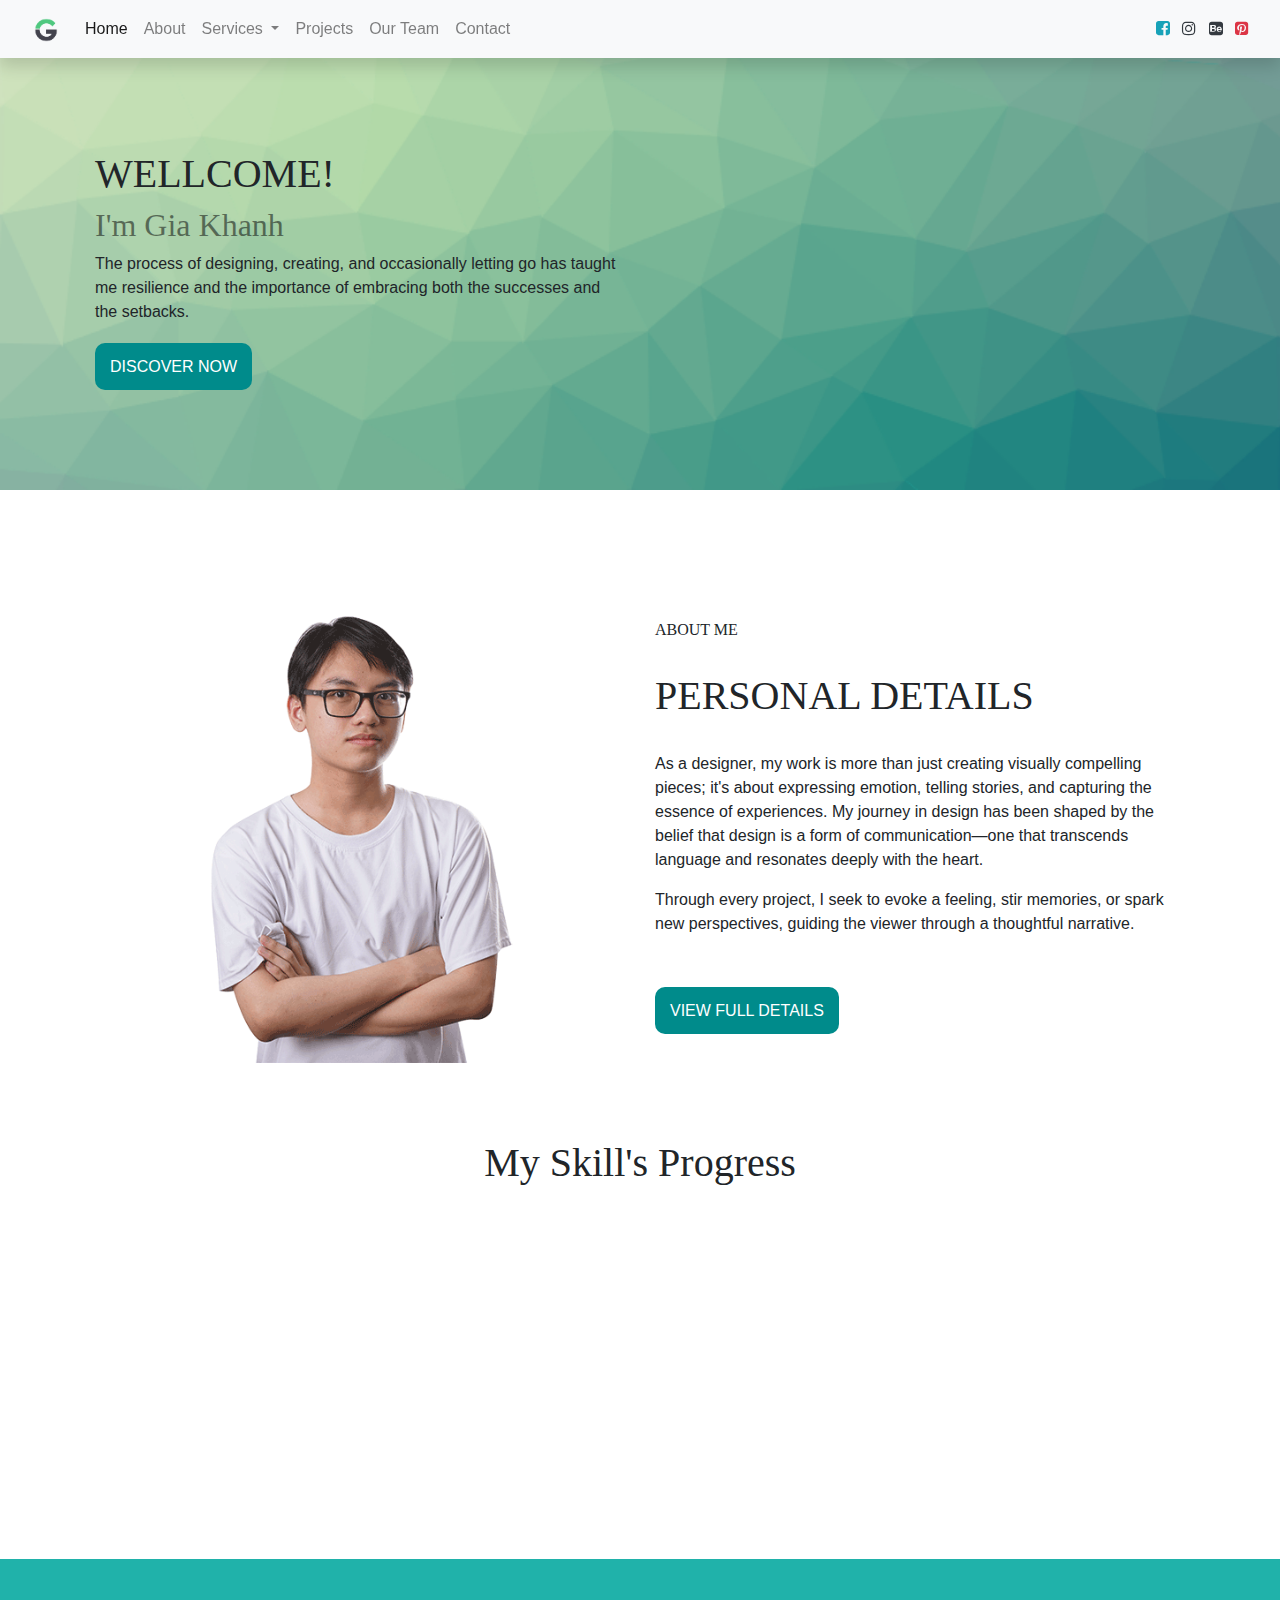
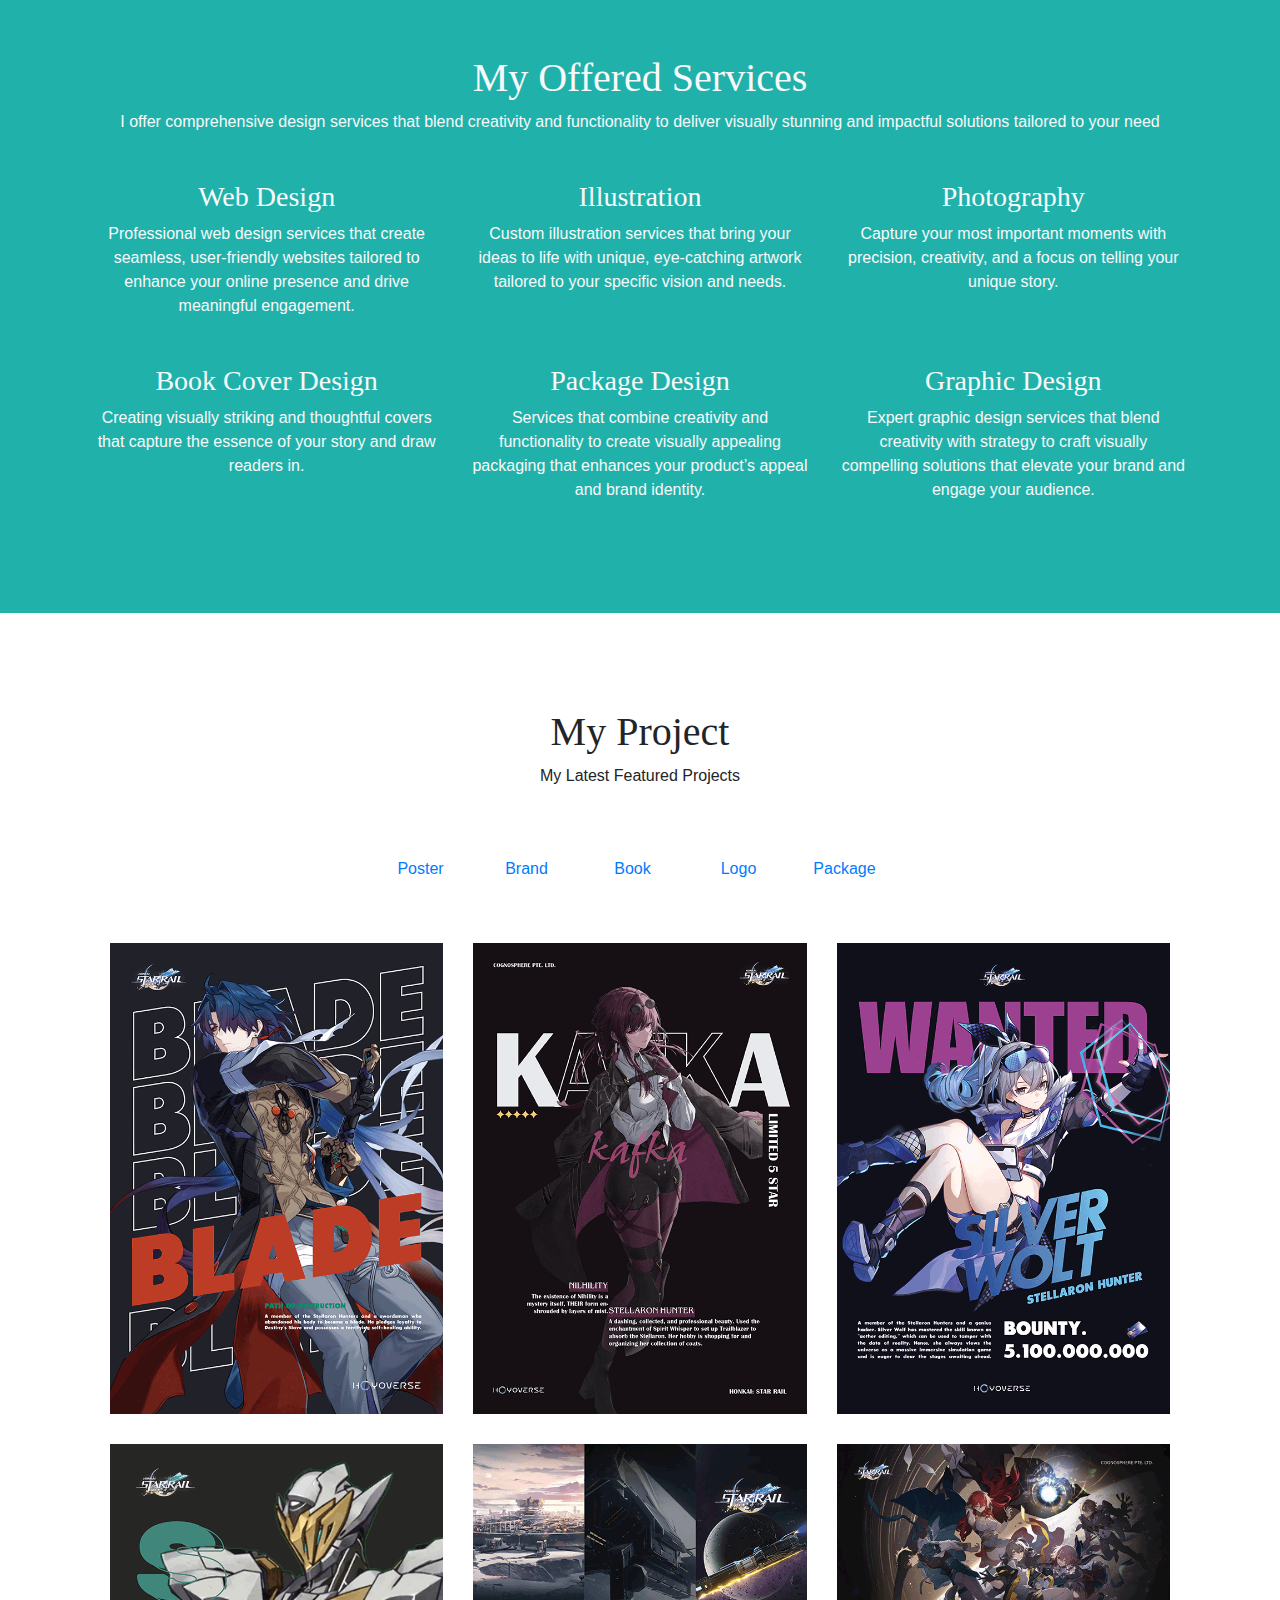
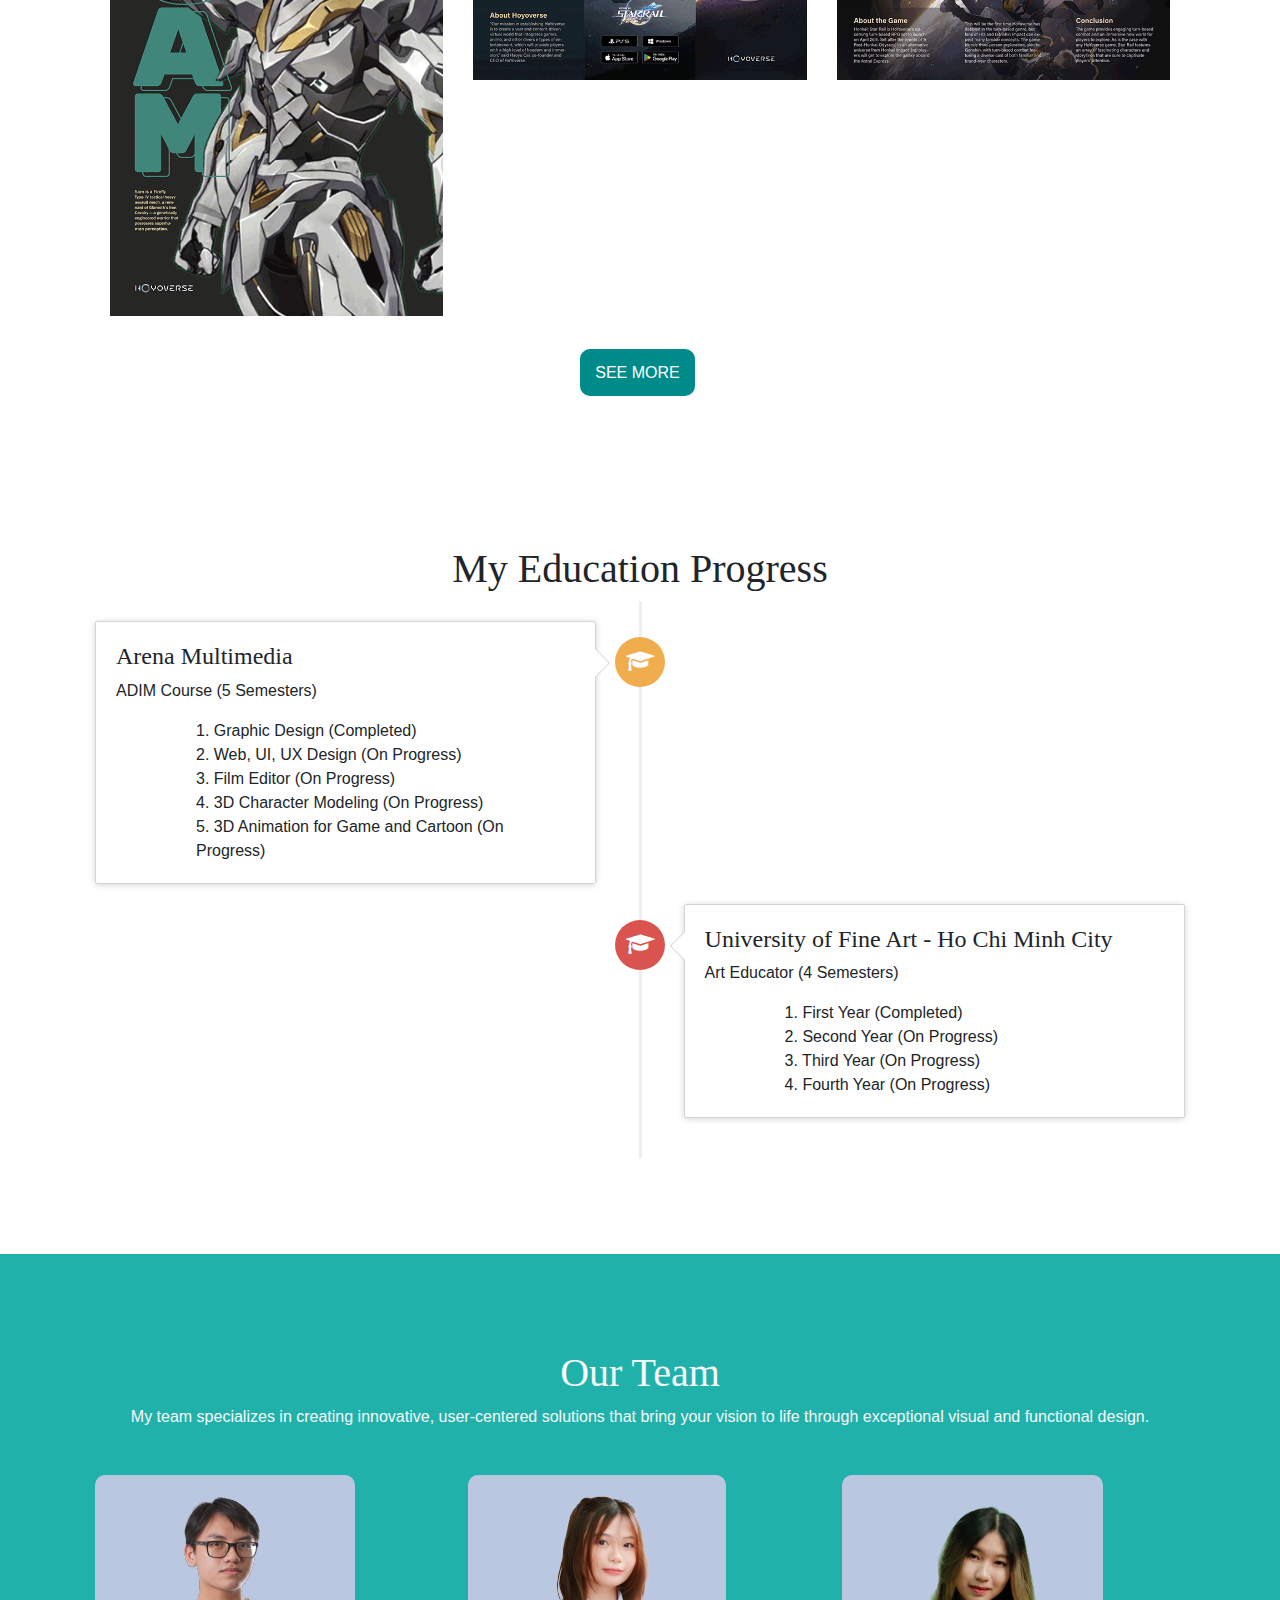
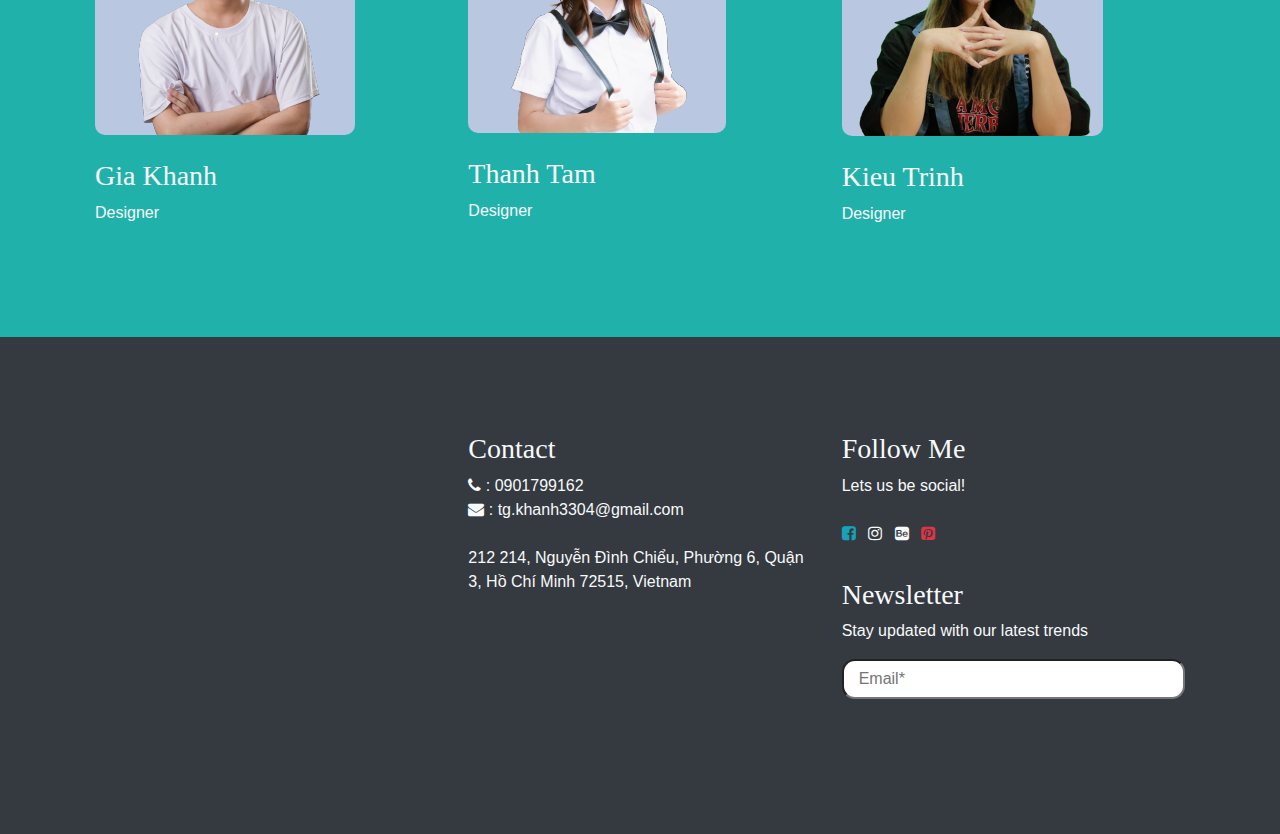
<file: index.html>
<!doctype html>
<html>

<head>
	<meta charset="utf-8">
	<meta name="viewport" content="width=device-width, initial-scale=1">
	<title>Gia Khanh's Portfolio</title>
	<link rel="stylesheet" href="css/thu-vien.css">
	<link rel="icon" href="images/free logo.png">
	<link rel="stylesheet" href="https://cdnjs.cloudflare.com/ajax/libs/font-awesome/4.7.0/css/font-awesome.min.css" type="text/css">
	<link href="css/bootstrap-4.4.1.css" rel="stylesheet" type="text/css">
	<link rel="stylesheet" href="css/main-style.css">
	<link rel="stylesheet" href="css/lightbox.css">
	<link rel="stylesheet" href="css/animate.css">
	<style>
		#vung1
		{
			background-image: url("images/cool-background.png");
			background-repeat: no-repeat;
			background-attachment: fixed;
			background-size: cover;
			
		}
		#vung3
		{
			background-image: url("images/cool-background.png");
			background-repeat: no-repeat;
			background-attachment: fixed;
			background-size: cover;
			
		}
		#vung5
		{
			background-image: url("images/cool-background.png");
			background-repeat: no-repeat;
			background-attachment: fixed;
			background-size: cover;
			
		}
	</style>
</head>
<body>
	<body style="padding-top: 55px">
	<header>
		<nav class="navbar navbar-expand-lg navbar-light bg-light fixed-top shadow"> 
	<div class="container-fluid">
	<a class="navbar-brand" href="#">
		<img src="images/free logo.png" alt="" width="30">
	</a>
  <button class="navbar-toggler" type="button" data-toggle="collapse" data-target="#menu"> <span class="navbar-toggler-icon"></span> </button>
	  <div class="collapse navbar-collapse" id="menu">
	    <ul class="navbar-nav mr-auto">
	      <li class="nav-item active"> <a class="nav-link" href="#">Home</a> </li>
	      <li class="nav-item"> <a class="nav-link" href="about.html">About</a> </li>
	      <li class="nav-item dropdown"> 
			  <a class="nav-link dropdown-toggle" href="#" id="navbarDropdown1" role="button" data-toggle="dropdown" aria-haspopup="true" aria-expanded="false"> Services </a>
	        <div class="dropdown-menu" aria-labelledby="navbarDropdown1"> 
				<a class="dropdown-item" href="service.html">Web Design</a>
				<a class="dropdown-item" href="service.html">Graphic Design</a> 
				<a class="dropdown-item" href="service.html">Packaging Design</a>	          
	          	<a class="dropdown-item" href="service.html">Photography</a>
				<a class="dropdown-item" href="service.html">Book Cover</a> 
				 <div class="dropdown-divider"></div>
				<a class="dropdown-item" href="service.html">Illustration</a> 
		    </div>
			  
          </li>
		
			<li class="nav-item"> <a class="nav-link" href="#vung4">Projects</a> </li>
	      <li class="nav-item"> <a class="nav-link" href="#vung5">Our Team</a> </li>
			<li class="nav-item"> <a class="nav-link" href="#vung6">Contact</a> </li>
        </ul>
	    <div class="navbar-text">
		  <a href="#" class="mr-1 text-info"><i class="fa fa-facebook-square"></i></a>
		  <a href="#" class="mx-1 text-dark"><i class="fa fa-instagram"></i></a>
		  <a href="#" class="mx-1 text-dark"><i class="fa fa-behance-square"></i></a>
		  <a href="#" class="ml-1 text-danger"><i class="fa fa-pinterest-square"></i></a>
		</div>
  </div>
  </div>
</nav>

	</header>
		
		<section id="vung1" class="bg-primary" >
			<div class="container">
				<div class="row">
					<div class="col-12 col-md-12 col-lg-6 wow slideInRight">
						<h1>WELLCOME!</h1>
						
						<h2><span class="font-script text-black-50">I'm Gia Khanh </span></h2>
						<p>The process of designing, creating, and occasionally letting go has taught me resilience and the importance of embracing both the successes and the setbacks.
						</p>
						<p class="box">
						<a href="service.html">
							DISCOVER NOW
						</a>
						</p>
					</div>				
				</div>
			</div>
		</section>
		<section id="vung2">
			<div class="container">
				<div class="row align-items-center justify-content-between">
					<div class="col-12 col-md-6 col-lg-6">
						<img src="images/portrait.png" alt="" class="img-fluid mx-auto d-block">
					</div>
					<div class="col-12 col-md-6 col-lg-6 py-50">						
						<h6>ABOUT ME</h6>
						<br>
						<h1>PERSONAL DETAILS</h1>
						<br>
						<p>As a designer, my work is more than just creating visually compelling pieces; it's about expressing emotion, telling stories, and capturing the essence of experiences. My journey in design has been shaped by the belief that design is a form of communication—one that transcends language and resonates deeply with the heart. </p>Through every project, I seek to evoke a feeling, stir memories, or spark new perspectives, guiding the viewer through a thoughtful narrative.
						<br><br><br>
						<p class="box">
						<a href="about.html">
							VIEW FULL DETAILS
						</a>
						</p>
					</div>
				</div>

	<h1 class="text-center my-50">My Skill's Progress</h1>
			<div class="row">
		
		<div class="col-md-6 wow slideInLeft">
			<h6 class="mt-3">Photoshop</h6>
			<div class="progress">
		 	  <div class="progress-bar bg-primary progress-bar-striped progress-bar-animated" style="width: 60%">
					60%
				</div>
			</div>
		  <h6 class="mt-3">Illustrator</h6>
		  <div class="progress">
			 	<div class="progress-bar bg-primary progress-bar-striped progress-bar-animated" style="width: 65%">
					65%
				</div>
			</div>
			<h6 class="mt-3">InDesign</h6>
			<div class="progress">
		 	  <div class="progress-bar bg-primary progress-bar-striped progress-bar-animated" style="width: 50%">
					50%
				</div>
			</div>
		  <h6 class="mt-3">Dreamweaver</h6>
			<div class="progress">
		 	  <div class="progress-bar bg-primary progress-bar-striped progress-bar-animated" style="width: 35%">
					35%
				</div>
			</div>
		</div>
		<div class="col-md-6 wow slideInRight ">My design services showcase a diverse skill set, including expert graphic design, branding, and UI/UX design, all focused on enhancing user experience and visual appeal. With a keen eye for detail and a passion for innovation, I craft solutions that are both aesthetically pleasing and strategically effective.</div>
	</div>	
				</div>	
			
	</section>	
		
		<section id="vung3" class="bg-primary text-light">
		
			<div class="container">
				<div class="row text-center">
					<div class="col-12 col-md-12 col-lg-12 text-center">
						<h1>My Offered Services</h1>
						<p>I offer comprehensive design services that blend creativity and functionality to deliver visually stunning and impactful solutions tailored to your need</p>
					</div>
					<div class="col-12 col-md-6 col-lg-4">
						<h3>Web Design</h3>
						<p>
						Professional web design services that create seamless, user-friendly websites tailored to enhance your online presence and drive meaningful engagement.</p>
					</div>
					<div class="col-12 col-md-6 col-lg-4">
						<h3>Illustration</h3>
						<p>
						Custom illustration services that bring your ideas to life with unique, eye-catching artwork tailored to your specific vision and needs.</p>
					</div>
					<div class="col-12 col-md-6 col-lg-4">
						<h3>Photography</h3>
						<p>
						Capture your most important moments with precision, creativity, and a focus on telling your unique story.</p>
					</div>
					<div class="col-12 col-md-6 col-lg-4">
						<h3>Book Cover Design</h3>
						<p>
						Creating visually striking and thoughtful covers that capture the essence of your story and draw readers in.</p>
					</div>
					<div class="col-12 col-md-6 col-lg-4">
						<h3>Package Design</h3>
						<p>
						Services that combine creativity and functionality to create visually appealing packaging that enhances your product’s appeal and brand identity.</p>
					</div>
					<div class="col-12 col-md-6 col-lg-4">
						<h3>Graphic Design</h3>
						<p>
						Expert graphic design services that blend creativity with strategy to craft visually compelling solutions that elevate your brand and engage your audience.</p>
					</div>
				</div>
			</div>	
		</section>
		<section id="vung4">
			<div class="row">
				<div class="col-6 mx-auto text-center">
					<h1>My Project</h1>
					<p>My Latest Featured Projects </p>
				</div>
			</div>
		<div class="container">
			<div class="row text-center">
				<div class="col-12">
					<ul class="nav nav-pills nav-justified col-6 mx-auto" role="tablist">
    <li class="nav-item active">
      <a class="nav-link" data-toggle="pill" href="#home">Poster</a>
    </li>
    <li class="nav-item">
      <a class="nav-link" data-toggle="pill" href="#menu1">Brand</a>
    </li>
    <li class="nav-item">
      <a class="nav-link" data-toggle="pill" href="#menu2">Book</a>
    </li>
	 <li class="nav-item">
      <a class="nav-link" data-toggle="pill" href="#menu3">Logo</a>
    </li>
	 <li class="nav-item">
      <a class="nav-link" data-toggle="pill" href="#menu4">Package</a>
    </li>
  </ul>

  <!-- Tab panes -->
  <div class="tab-content">
    <div id="home" class="container tab-pane active"><br>
      
		<div class="row">			
				<div class="col-12 col-md-6 col-lg-4">
					<a href="images/BLADE.png" data-lightbox="roadtrip" data-title="My caption">
					<img src="images/BLADE.png" alt="" class="img-100">
					</a>
				</div>
				<div class="col-12 col-md-6 col-lg-4">
					<a href="images/KAFKA.png" data-lightbox="roadtrip" data-title="My caption">
					<img src="images/KAFKA.png" alt="" class="img-100">
					</a>	
				</div>
				<div class="col-12 col-md-6 col-lg-4">
					<a href="images/SILVERWOLT.png" data-lightbox="roadtrip" data-title="My caption">
					<img src="images/SILVERWOLT.png" alt="" class="img-100">
					</a>	
				</div>
				<div class="col-12 col-md-6 col-lg-4">
					<a href="images/SAM.png" data-lightbox="roadtrip" data-title="My caption">
					<img src="images/SAM.png" alt="" class="img-100">
					</a>
				</div>
				<div class="col-12 col-md-6 col-lg-4">
					<a href="images/brochure-outside.png" data-lightbox="roadtrip" data-title="My caption">
					<img src="images/brochure-outside.png" alt="" class="img-100">
					</a>
				</div>
				<div class="col-12 col-md-6 col-lg-4">
					<a href="images/brochure-inside.png" data-lightbox="roadtrip" data-title="My caption">
					<img src="images/brochure-inside.png" alt="" class="img-100">
					</a>
				</div>						
		</div>
	</div>
		
    
    <div id="menu1" class="container tab-pane fade"><br>
  
		<div class="row">			
				<div class="col-12 col-md-6 col-lg-4">
					<a href="images/BRAND-LOGO-01.png" data-lightbox="roadtrip" data-title="My caption">
					<img src="images/BRAND-LOGO-01.png" alt="" class="img-100">
					</a>
				</div>
				<div class="col-12 col-md-6 col-lg-4">
					<a href="images/logobackground.png" data-lightbox="roadtrip" data-title="My caption">
					<img src="images/logobackground.png" alt="" class="img-100">
					</a>	
				</div>
				<div class="col-12 col-md-6 col-lg-4">
					<a href="images/moodboard.png" data-lightbox="roadtrip" data-title="My caption">
					<img src="images/moodboard.png" alt="" class="img-100">
					</a>	
				</div>
				<div class="col-12 col-md-6 col-lg-4">
					<a href="images/poster1-01.png" data-lightbox="roadtrip" data-title="My caption">
					<img src="images/poster1-01.png" alt="" class="img-100">
					</a>
				</div>
				<div class="col-12 col-md-6 col-lg-4">
					<a href="images/folder.png" data-lightbox="roadtrip" data-title="My caption">
					<img src="images/folder.png" alt="" class="img-100">
					</a>
				</div>
				<div class="col-12 col-md-6 col-lg-4">
					<a href="images/namecard.png" data-lightbox="roadtrip" data-title="My caption">
					<img src="images/namecard.png" alt="" class="img-100">
					</a>
				</div>						
		</div>
    </div>
    <div id="menu2" class="container tab-pane fade"><br>
  
		<div class="row">			
				<div class="col-12 col-md-6 col-lg-4">
					<a href="images/Just-a-Little-Nighmare.png" data-lightbox="roadtrip" data-title="My caption">
					<img src="images/Just-a-Little-Nighmare.png" alt="" class="img-100">
					</a>
				</div>
				<div class="col-12 col-md-6 col-lg-4">
					<a href="images/Just-a-Little-Nighmare3.png" data-lightbox="roadtrip" data-title="My caption">
					<img src="images/Just-a-Little-Nighmare3.png" alt="" class="img-100">
					</a>	
				</div>
				<div class="col-12 col-md-6 col-lg-4">
					<a href="images/Just-a-Little-Nighmare6.png" data-lightbox="roadtrip" data-title="My caption">
					<img src="images/Just-a-Little-Nighmare6.png" alt="" class="img-100">
					</a>	
				</div>
				<div class="col-12 col-md-6 col-lg-4">
					<a href="images/Just-a-Little-Nighmare16.png" data-lightbox="roadtrip" data-title="My caption">
					<img src="images/Just-a-Little-Nighmare16.png" alt="" class="img-100">
					</a>
				</div>
				<div class="col-12 col-md-6 col-lg-4">
					<a href="images/Just-a-Little-Nighmare20.png" data-lightbox="roadtrip" data-title="My caption">
					<img src="images/Just-a-Little-Nighmare20.png" alt="" class="img-100">
					</a>
				</div>
				<div class="col-12 col-md-6 col-lg-4">
					<a href="images/Just-a-Little-Nighmare27.png" data-lightbox="roadtrip" data-title="My caption">
					<img src="images/Just-a-Little-Nighmare27.png" alt="" class="img-100">
					</a>
				</div>						
		</div>
    </div>
	 <div id="menu3" class="container tab-pane fade"><br>
      
		 <div class="row">			
				<div class="col-12 col-md-6 col-lg-4">
					<a href="images/LOGO1.png" data-lightbox="roadtrip" data-title="My caption">
					<img src="images/LOGO1.png" alt="" class="img-100">
					</a>
				</div>
				<div class="col-12 col-md-6 col-lg-4">
					<a href="images/LOGO2.png" data-lightbox="roadtrip" data-title="My caption">
					<img src="images/LOGO2.png" alt="" class="img-100">
					</a>	
				</div>
				<div class="col-12 col-md-6 col-lg-4">
					<a href="images/LOGO3.png" data-lightbox="roadtrip" data-title="My caption">
					<img src="images/LOGO3.png" alt="" class="img-100">
					</a>	
				</div>
				<div class="col-12 col-md-6 col-lg-4">
					<a href="images/LOGO4.png" data-lightbox="roadtrip" data-title="My caption">
					<img src="images/LOGO4.png" alt="" class="img-100">
					</a>
				</div>					
		</div>
    </div>
	  <div id="menu4" class="container tab-pane fade"><br>
 
		 <div class="row">			
				<div class="col-12 col-md-6 col-lg-4">
					<a href="images/DESIGN.png" data-lightbox="roadtrip" data-title="My caption">
					<img src="images/DESIGN.png" alt="" class="img-100">
					</a>
				</div>
				<div class="col-12 col-md-6 col-lg-4">
					<a href="images/MOCKUP-01.png" data-lightbox="roadtrip" data-title="My caption">
					<img src="images/MOCKUP-01.png" alt="" class="img-100">
					</a>	
				</div>
				<div class="col-12 col-md-6 col-lg-4">
					<a href="images/MOCKUP-FRONT.png" data-lightbox="roadtrip" data-title="My caption">
					<img src="images/MOCKUP-FRONT.png" alt="" class="img-100">
					</a>	
				</div>
									
		</div> 
    </div>
  </div>
			</div>
				
		</div>
			</div>
				<p class="box container text-center">
						<a href="project.html">
							SEE MORE
						</a>
						</p>
	</section>
	<section id="trinhdo">
		<div class="container">
    <div class="page-header text-center">
        <h1 id="timeline">My Education Progress</h1>
    </div>
    <ul class="timeline">
        <li>
          <div class="timeline-badge warning"><i class="fa fa-graduation-cap"></i></div>
          <div class="timeline-panel">
            <div class="timeline-heading">
              <h4 class="timeline-title">Arena Multimedia</h4>
              <p>ADIM Course (5 Semesters)</p>
            </div>
            <div class="timeline-body">
				<ul>
              		<ol>1. Graphic Design (Completed)</ol>
					<ol>2. Web, UI, UX Design (On Progress)</ol>
					<ol>3. Film Editor (On Progress)</ol>
					<ol>4. 3D Character Modeling (On Progress)</ol>
					<ol>5. 3D Animation for Game and Cartoon (On Progress)</ol>
				</ul>
            </div>
          </div>
        </li>
		  <li class="timeline-inverted">
          <div class="timeline-badge danger"><i class="fa fa-graduation-cap"></i></div>
          <div class="timeline-panel">
            <div class="timeline-heading">
              <h4 class="timeline-title">University of Fine Art - Ho Chi Minh City</h4>
              <p>Art Educator (4 Semesters)</p>
            </div>
            <div class="timeline-body">
				<ul>
              		<ol>1. First Year (Completed)</ol>
					<ol>2. Second Year (On Progress)</ol>
					<ol>3. Third Year (On Progress)</ol>
					<ol>4. Fourth Year (On Progress)</ol>
				</ul>
            </div>
          </div>
        </li>             
    </ul>
	</div>
	</section>
	<section id="vung5" class="bg-primary text-light">
			
			<div class="container">
				<div class="row">
					<div class="col-12 col-md-12 col-lg-12 mx-auto text-center">
					<h1>Our Team</h1>
					<p>My team specializes in creating innovative, user-centered solutions that bring your vision to life through exceptional visual and functional design.</p>
				</div>
					<div class="col-12 col-md-6 col-lg-4">
						<img src="images/giakhanh.png" alt="" class="w-auto radius-10">
						<br><br>
						<h3>Gia Khanh</h3>
						<p>Designer</p>
					</div>
					<div class="col-12 col-md-6 col-lg-4">	
						<img src="images/thanhtam.png" alt="" class="w-auto radius-10">
						<br><br>
						<h3>Thanh Tam</h3>
						<p>Designer</p>
					</div>
					<div class="col-12 col-md-6 col-lg-4">	
						<img src="images/khieutrinh.png" alt="" class="w-auto radius-10">
						<br><br>
						<h3>Kieu Trinh</h3>
						<p>Designer</p>
					</div>
												
				</div>
			</div>	
		</section>
		<section id="vung6" class=" bg-dark text-light">

			<div class="container">
				<div class="row">
					<div class="col-12 col-md-6 col-lg-4">
						<iframe src="https://www.google.com/maps/embed?pb=!1m18!1m12!1m3!1d3919.424015996999!2d106.68741647578521!3d10.778800789370154!2m3!1f0!2f0!3f0!3m2!1i1024!2i768!4f13.1!3m3!1m2!1s0x31752f3a9d0210a9%3A0xf3b608debb5af986!2sArena%20Multimedia!5e0!3m2!1sen!2s!4v1732371628586!5m2!1sen!2s" width="300" height="300" style="border:0;" allowfullscreen="" loading="lazy" referrerpolicy="no-referrer-when-downgrade" class="radius-10"></iframe>	
						</div>
					<div class="col-12 col-md-6 col-lg-4">
						<h3>Contact</h3>
							<div><i class="fa fa-phone"></i> : 0901799162
													<br>
					<i class="fa fa-envelope"></i> : tg.khanh3304@gmail.com 
				</div>
						<br>
						<p>212 214, Nguyễn Đình Chiểu, Phường 6, Quận 3, Hồ Chí Minh 72515, Vietnam</p>
						
					
					</div>
					
					<div class="col-12 col-md-6 col-lg-4">
						<h3>Follow Me</h3>
						
						<p>
						Lets us be social!</p>
						<div class="navbar-text">
						  <a href="#" class="mr-1 text-info"><i class="fa fa-facebook-square"></i></a>
						  <a href="#" class="mx-1 text-light"><i class="fa fa-instagram"></i></a>
						  <a href="#" class="mx-1 text-light"><i class="fa fa-behance-square"></i></a>
						  <a href="#" class="ml-1 text-danger"><i class="fa fa-pinterest-square"></i></a>
						</div>
							<br><br>
						<h3>Newsletter</h3>
						
						<p>Stay updated with our latest trends</p>
			<form name="dangkythongbao">
				<p>
				<input type="text" name="email" placeholder="Email*" style="height:40px; border-radius:13px" class="container">
				</p>

			</form>
					</div>	
				

					
				</div>
			</div>	
		</section>
	<script src="https://ajax.googleapis.com/ajax/libs/jquery/3.7.1/jquery.min.js"></script>
	<script> 
	$(document).ready(function(){
	  $(".btn-toggle").click(function(){
		$("#menu").slideToggle("slow");
	  });
	});
	</script>
	<script src="js/jquery-3.4.1.min.js"></script>
	<script src="js/popper.min.js"></script>
	<script src="js/bootstrap-4.4.1.js"></script>
	<script src="js/lightbox.js"></script>
	<script src="js/wow.min.js"></script>
              <script>
              new WOW().init();
				var typed = new Typed('.element', {
               	strings: ["Graphic Designer.", "Web Design.","Apps Designer."],
       	 		typeSpeed:50,
        		backSpeed:50,
        		loop:true,
        		});

              </script>
	<script src="js/typed.js"></script>
	
</body>
</body>
</html>
</file>
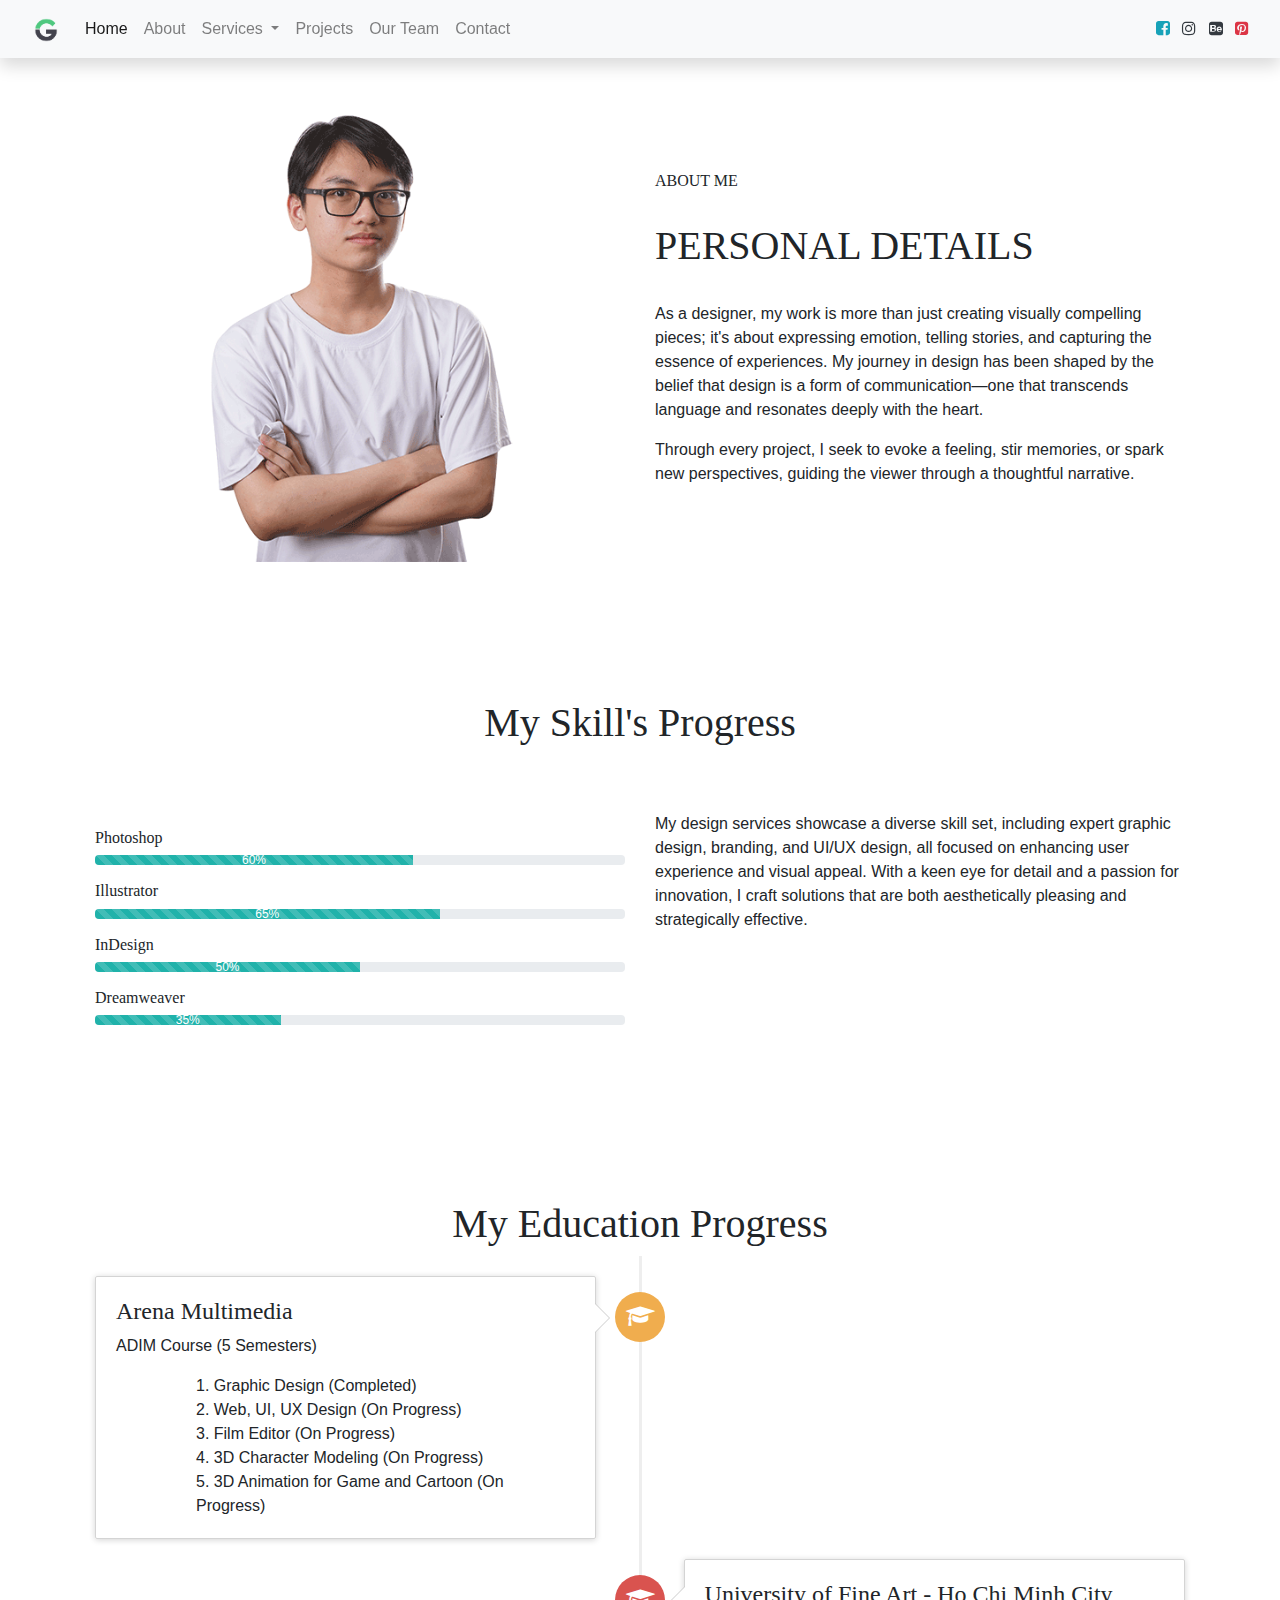
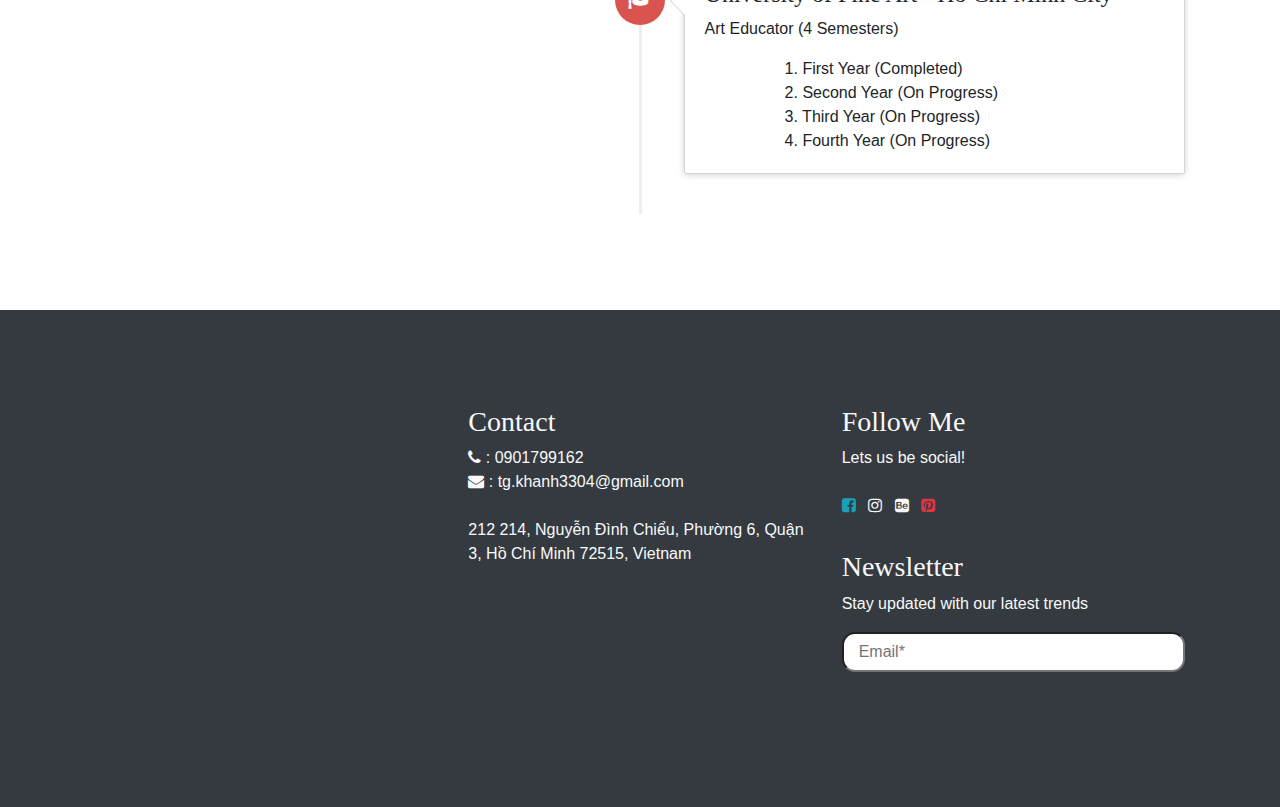
<file: about.html>
<!doctype html>
<html>

<head>
	<meta charset="utf-8">
	<meta name="viewport" content="width=device-width, initial-scale=1">
	<title>Gia Khanh's Portfolio</title>
	<link rel="stylesheet" href="css/thu-vien.css">
	<link rel="icon" href="images/free logo.png">
	<link rel="stylesheet" href="https://cdnjs.cloudflare.com/ajax/libs/font-awesome/4.7.0/css/font-awesome.min.css" type="text/css">
	<link href="css/bootstrap-4.4.1.css" rel="stylesheet" type="text/css">
	<link rel="stylesheet" href="css/main-style.css">
	<link rel="stylesheet" href="css/lightbox.css">
	<link rel="stylesheet" href="css/animate.css">
	
</head>
<body>
	
	<header>
		<nav class="navbar navbar-expand-lg navbar-light bg-light fixed-top shadow"> 
	<div class="container-fluid">
	<a class="navbar-brand" href="index.html">
		<img src="images/free logo.png" alt="" width="30">
	</a>
  <button class="navbar-toggler" type="button" data-toggle="collapse" data-target="#menu"> <span class="navbar-toggler-icon"></span> </button>
	  <div class="collapse navbar-collapse" id="menu">
	    <ul class="navbar-nav mr-auto">
	      <li class="nav-item active"> <a class="nav-link" href="index.html">Home</a> </li>
	      <li class="nav-item"> <a class="nav-link" href="#">About</a> </li>
	      <li class="nav-item dropdown"> 
			  <a class="nav-link dropdown-toggle" href="#" id="navbarDropdown1" role="button" data-toggle="dropdown" aria-haspopup="true" aria-expanded="false"> Services </a>
	        <div class="dropdown-menu" aria-labelledby="navbarDropdown1"> 
				<a class="dropdown-item" href="service.html">Web Design</a>
				<a class="dropdown-item" href="service.html">Graphic Design</a> 
				<a class="dropdown-item" href="service.html">Packaging Design</a>	          
	          	<a class="dropdown-item" href="service.html">Photography</a>
				<a class="dropdown-item" href="service.html">Book Cover</a> 
				 <div class="dropdown-divider"></div>
				<a class="dropdown-item" href="service.html">Illustration</a> 
		    </div>
			  
          </li>
		
			<li class="nav-item"> <a class="nav-link" href="project.html">Projects</a> </li>
	      <li class="nav-item"> <a class="nav-link" href="index.html">Our Team</a> </li>
			<li class="nav-item"> <a class="nav-link" href="#vung6">Contact</a> </li>
        </ul>
	    <div class="navbar-text">
		  <a href="#" class="mr-1 text-info"><i class="fa fa-facebook-square"></i></a>
		  <a href="#" class="mx-1 text-dark"><i class="fa fa-instagram"></i></a>
		  <a href="#" class="mx-1 text-dark"><i class="fa fa-behance-square"></i></a>
		  <a href="#" class="ml-1 text-danger"><i class="fa fa-pinterest-square"></i></a>
		</div>
  </div>
  </div>
</nav>

	</header>
		
		
		<section id="vung2">
			<div class="container">
				<div class="row align-items-center justify-content-between">
					<div class="col-12 col-md-6 col-lg-6">
						<img src="images/portrait.png" alt="" class="img-fluid mx-auto d-block">
					</div>
					<div class="col-12 col-md-6 col-lg-6 my-50">						
						<h6>ABOUT ME</h6>
						<br>
						<h1>PERSONAL DETAILS</h1>
						<br>
						<p>As a designer, my work is more than just creating visually compelling pieces; it's about expressing emotion, telling stories, and capturing the essence of experiences. My journey in design has been shaped by the belief that design is a form of communication—one that transcends language and resonates deeply with the heart. </p>Through every project, I seek to evoke a feeling, stir memories, or spark new perspectives, guiding the viewer through a thoughtful narrative.
						
					
					</div>
				</div>
<br><br><br>
	<h1 class="text-center my-50">My Skill's Progress</h1>
			<div class="row">
		
		<div class="col-md-6 wow slideInLeft">
			<h6 class="mt-3">Photoshop</h6>
			<div class="progress">
		 	  <div class="progress-bar bg-primary progress-bar-striped progress-bar-animated" style="width: 60%">
					60%
				</div>
			</div>
		  <h6 class="mt-3">Illustrator</h6>
		  <div class="progress">
			 	<div class="progress-bar bg-primary progress-bar-striped progress-bar-animated" style="width: 65%">
					65%
				</div>
			</div>
			<h6 class="mt-3">InDesign</h6>
			<div class="progress">
		 	  <div class="progress-bar bg-primary progress-bar-striped progress-bar-animated" style="width: 50%">
					50%
				</div>
			</div>
		  <h6 class="mt-3">Dreamweaver</h6>
			<div class="progress">
		 	  <div class="progress-bar bg-primary progress-bar-striped progress-bar-animated" style="width: 35%">
					35%
				</div>
			</div>
		</div>
		<div class="col-md-6 wow slideInRight ">My design services showcase a diverse skill set, including expert graphic design, branding, and UI/UX design, all focused on enhancing user experience and visual appeal. With a keen eye for detail and a passion for innovation, I craft solutions that are both aesthetically pleasing and strategically effective.</div>
	</div>	
				</div>	
			
	</section>	
		
		
		
	<section id="trinhdo">
		<div class="container">
    <div class="page-header text-center">
        <h1 id="timeline">My Education Progress</h1>
    </div>
    <ul class="timeline">
        <li>
          <div class="timeline-badge warning"><i class="fa fa-graduation-cap"></i></div>
          <div class="timeline-panel">
            <div class="timeline-heading">
              <h4 class="timeline-title">Arena Multimedia</h4>
              <p>ADIM Course (5 Semesters)</p>
            </div>
            <div class="timeline-body">
				<ul>
              		<ol>1. Graphic Design (Completed)</ol>
					<ol>2. Web, UI, UX Design (On Progress)</ol>
					<ol>3. Film Editor (On Progress)</ol>
					<ol>4. 3D Character Modeling (On Progress)</ol>
					<ol>5. 3D Animation for Game and Cartoon (On Progress)</ol>
				</ul>
            </div>
          </div>
        </li>
		  <li class="timeline-inverted">
          <div class="timeline-badge danger"><i class="fa fa-graduation-cap"></i></div>
          <div class="timeline-panel">
            <div class="timeline-heading">
              <h4 class="timeline-title">University of Fine Art - Ho Chi Minh City</h4>
              <p>Art Educator (4 Semesters)</p>
            </div>
            <div class="timeline-body">
				<ul>
              		<ol>1. First Year (Completed)</ol>
					<ol>2. Second Year (On Progress)</ol>
					<ol>3. Third Year (On Progress)</ol>
					<ol>4. Fourth Year (On Progress)</ol>
				</ul>
            </div>
          </div>
        </li>             
    </ul>
	</div>
	</section>
	
		<section id="vung6" class=" bg-dark text-light">

			<div class="container">
				<div class="row">
					<div class="col-12 col-md-6 col-lg-4">
						<iframe src="https://www.google.com/maps/embed?pb=!1m18!1m12!1m3!1d3919.424015996999!2d106.68741647578521!3d10.778800789370154!2m3!1f0!2f0!3f0!3m2!1i1024!2i768!4f13.1!3m3!1m2!1s0x31752f3a9d0210a9%3A0xf3b608debb5af986!2sArena%20Multimedia!5e0!3m2!1sen!2s!4v1732371628586!5m2!1sen!2s" width="300" height="300" style="border:0;" allowfullscreen="" loading="lazy" referrerpolicy="no-referrer-when-downgrade" class="radius-10"></iframe>	
						</div>
					<div class="col-12 col-md-6 col-lg-4">
						<h3>Contact</h3>
							<div><i class="fa fa-phone"></i> : 0901799162
													<br>
					<i class="fa fa-envelope"></i> : tg.khanh3304@gmail.com 
				</div>
						<br>
						<p>212 214, Nguyễn Đình Chiểu, Phường 6, Quận 3, Hồ Chí Minh 72515, Vietnam</p>
						
					
					</div>
					
					<div class="col-12 col-md-6 col-lg-4">
						<h3>Follow Me</h3>
						
						<p>
						Lets us be social!</p>
						<div class="navbar-text">
						  <a href="#" class="mr-1 text-info"><i class="fa fa-facebook-square"></i></a>
						  <a href="#" class="mx-1 text-light"><i class="fa fa-instagram"></i></a>
						  <a href="#" class="mx-1 text-light"><i class="fa fa-behance-square"></i></a>
						  <a href="#" class="ml-1 text-danger"><i class="fa fa-pinterest-square"></i></a>
						</div>
							<br><br>
						<h3>Newsletter</h3>
						
						<p>Stay updated with our latest trends</p>
			<form name="dangkythongbao">
				<p>
				<input type="text" name="email" placeholder="Email*" style="height:40px; border-radius:13px" class="container">
				</p>

			</form>
					</div>	
				

					
				</div>
			</div>	
		</section>
	<script src="https://ajax.googleapis.com/ajax/libs/jquery/3.7.1/jquery.min.js"></script>
	<script> 
	$(document).ready(function(){
	  $(".btn-toggle").click(function(){
		$("#menu").slideToggle("slow");
	  });
	});
	</script>
	<script src="js/jquery-3.4.1.min.js"></script>
	<script src="js/popper.min.js"></script>
	<script src="js/bootstrap-4.4.1.js"></script>
	<script src="js/lightbox.js"></script>
	<script src="js/wow.min.js"></script>
              <script>
              new WOW().init();
				var typed = new Typed('.element', {
               	strings: ["Graphic Designer.", "Web Design.","Apps Designer."],
       	 		typeSpeed:50,
        		backSpeed:50,
        		loop:true,
        		});

              </script>
	<script src="js/typed.js"></script>
	

</body>
</html>
</file>
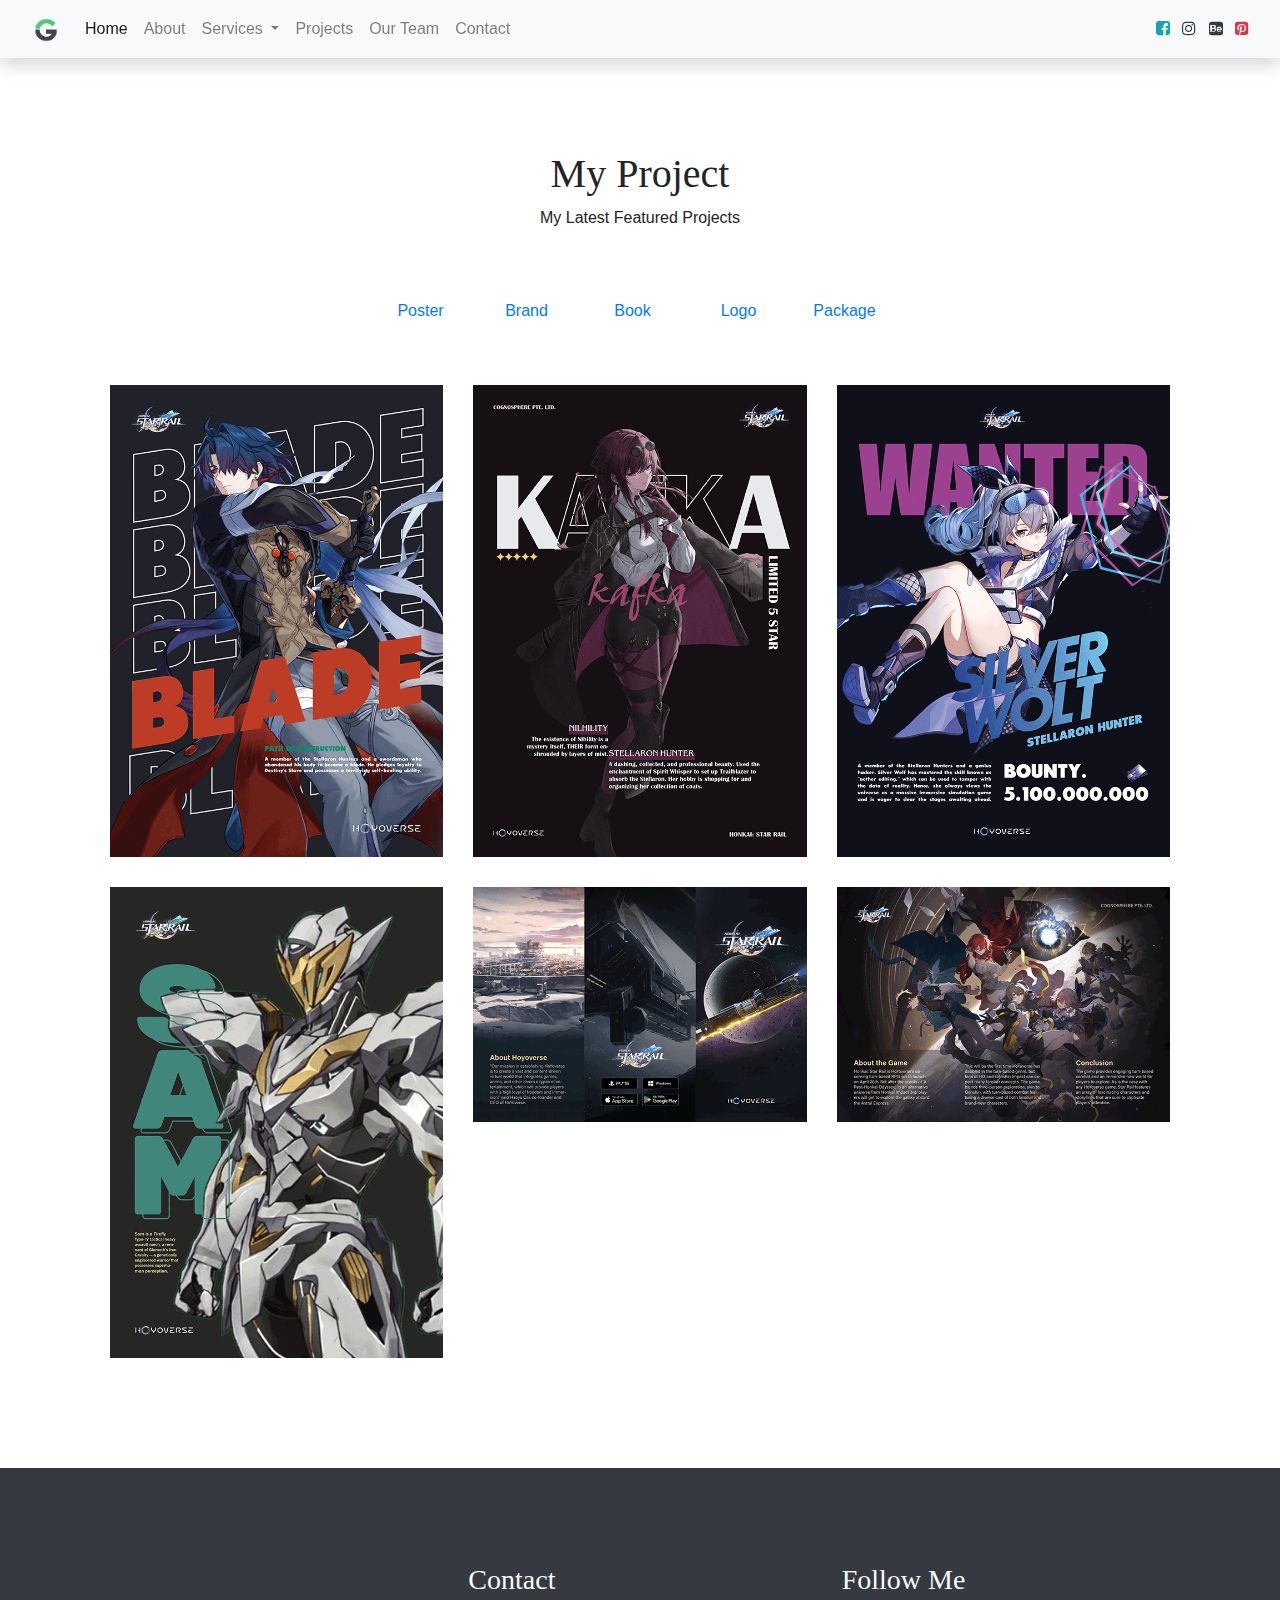
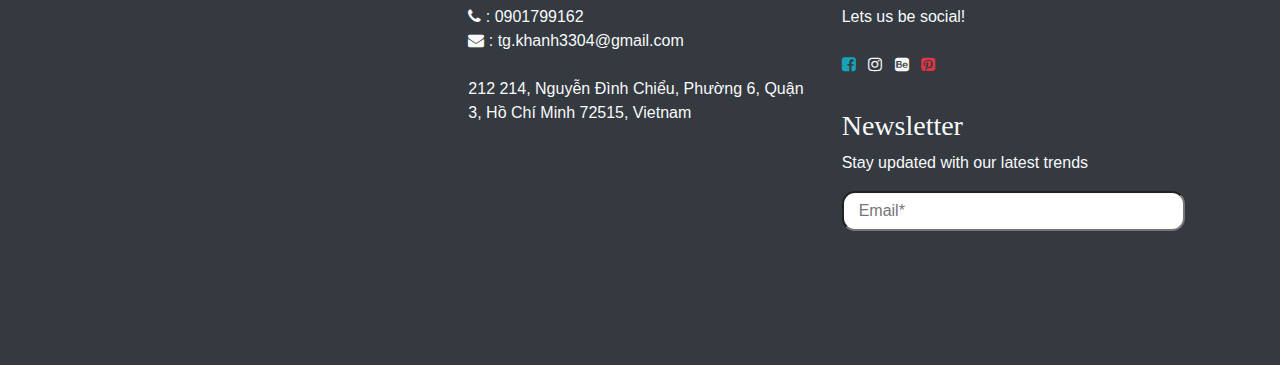
<file: project.html>
<!doctype html>
<html>

<head>
	<meta charset="utf-8">
	<meta name="viewport" content="width=device-width, initial-scale=1">
	<title>Gia Khanh's Portfolio</title>
	<link rel="stylesheet" href="css/thu-vien.css">
	<link rel="icon" href="images/free logo.png">
	<link rel="stylesheet" href="https://cdnjs.cloudflare.com/ajax/libs/font-awesome/4.7.0/css/font-awesome.min.css" type="text/css">
	<link href="css/bootstrap-4.4.1.css" rel="stylesheet" type="text/css">
	<link rel="stylesheet" href="css/main-style.css">
	<link rel="stylesheet" href="css/lightbox.css">
	<link rel="stylesheet" href="css/animate.css">
	
</head>
<body>
	<body style="padding-top: 55px">
	<header>
		<nav class="navbar navbar-expand-lg navbar-light bg-light fixed-top shadow"> 
	<div class="container-fluid">
	<a class="navbar-brand" href="index.html">
		<img src="images/free logo.png" alt="" width="30">
	</a>
  <button class="navbar-toggler" type="button" data-toggle="collapse" data-target="#menu"> <span class="navbar-toggler-icon"></span> </button>
	  <div class="collapse navbar-collapse" id="menu">
	    <ul class="navbar-nav mr-auto">
	      <li class="nav-item active"> <a class="nav-link" href="index.html">Home</a> </li>
	      <li class="nav-item"> <a class="nav-link" href="index.html">About</a> </li>
	      <li class="nav-item dropdown"> 
			  <a class="nav-link dropdown-toggle" href="#" id="navbarDropdown1" role="button" data-toggle="dropdown" aria-haspopup="true" aria-expanded="false"> Services </a>
	        <div class="dropdown-menu" aria-labelledby="navbarDropdown1"> 
				<a class="dropdown-item" href="service.html">Web Design</a>
				<a class="dropdown-item" href="service.html">Graphic Design</a> 
				<a class="dropdown-item" href="service.html">Packaging Design</a>	          
	          	<a class="dropdown-item" href="service.html">Photography</a>
				<a class="dropdown-item" href="service.html">Book Cover</a> 
				 <div class="dropdown-divider"></div>
				<a class="dropdown-item" href="service.html">Illustration</a> 
		    </div>
			  
          </li>
		
			<li class="nav-item"> <a class="nav-link" href="#">Projects</a> </li>
	      <li class="nav-item"> <a class="nav-link" href="index.html">Our Team</a> </li>
			<li class="nav-item"> <a class="nav-link" href="#vung6">Contact</a> </li>
        </ul>
	    <div class="navbar-text">
		  <a href="#" class="mr-1 text-info"><i class="fa fa-facebook-square"></i></a>
		  <a href="#" class="mx-1 text-dark"><i class="fa fa-instagram"></i></a>
		  <a href="#" class="mx-1 text-dark"><i class="fa fa-behance-square"></i></a>
		  <a href="#" class="ml-1 text-danger"><i class="fa fa-pinterest-square"></i></a>
		</div>
  </div>
  </div>
</nav>

	</header>
		
		
			
		
		
		<section id="vung4">
			<div class="row">
				<div class="col-6 mx-auto text-center">
					<h1>My Project</h1>
					<p>My Latest Featured Projects </p>
				</div>
			</div>
		<div class="container">
			<div class="row text-center">
				<div class="col-12">
					<ul class="nav nav-pills nav-justified col-6 mx-auto" role="tablist">
    <li class="nav-item active">
      <a class="nav-link" data-toggle="pill" href="#home">Poster</a>
    </li>
    <li class="nav-item">
      <a class="nav-link" data-toggle="pill" href="#menu1">Brand</a>
    </li>
    <li class="nav-item">
      <a class="nav-link" data-toggle="pill" href="#menu2">Book</a>
    </li>
	 <li class="nav-item">
      <a class="nav-link" data-toggle="pill" href="#menu3">Logo</a>
    </li>
	 <li class="nav-item">
      <a class="nav-link" data-toggle="pill" href="#menu4">Package</a>
    </li>
  </ul>

  <!-- Tab panes -->
  <div class="tab-content">
    <div id="home" class="container tab-pane active"><br>
      
		<div class="row">			
				<div class="col-12 col-md-6 col-lg-4">
					<a href="images/BLADE.png" data-lightbox="roadtrip" data-title="My caption">
					<img src="images/BLADE.png" alt="" class="img-100">
					</a>
				</div>
				<div class="col-12 col-md-6 col-lg-4">
					<a href="images/KAFKA.png" data-lightbox="roadtrip" data-title="My caption">
					<img src="images/KAFKA.png" alt="" class="img-100">
					</a>	
				</div>
				<div class="col-12 col-md-6 col-lg-4">
					<a href="images/SILVERWOLT.png" data-lightbox="roadtrip" data-title="My caption">
					<img src="images/SILVERWOLT.png" alt="" class="img-100">
					</a>	
				</div>
				<div class="col-12 col-md-6 col-lg-4">
					<a href="images/SAM.png" data-lightbox="roadtrip" data-title="My caption">
					<img src="images/SAM.png" alt="" class="img-100">
					</a>
				</div>
				<div class="col-12 col-md-6 col-lg-4">
					<a href="images/brochure-outside.png" data-lightbox="roadtrip" data-title="My caption">
					<img src="images/brochure-outside.png" alt="" class="img-100">
					</a>
				</div>
				<div class="col-12 col-md-6 col-lg-4">
					<a href="images/brochure-inside.png" data-lightbox="roadtrip" data-title="My caption">
					<img src="images/brochure-inside.png" alt="" class="img-100">
					</a>
				</div>						
		</div>
	</div>
		
    
    <div id="menu1" class="container tab-pane fade"><br>
  
		<div class="row">			
				<div class="col-12 col-md-6 col-lg-4">
					<a href="images/BRAND-LOGO-01.png" data-lightbox="roadtrip" data-title="My caption">
					<img src="images/BRAND-LOGO-01.png" alt="" class="img-100">
					</a>
				</div>
				<div class="col-12 col-md-6 col-lg-4">
					<a href="images/logobackground.png" data-lightbox="roadtrip" data-title="My caption">
					<img src="images/logobackground.png" alt="" class="img-100">
					</a>	
				</div>
				<div class="col-12 col-md-6 col-lg-4">
					<a href="images/moodboard.png" data-lightbox="roadtrip" data-title="My caption">
					<img src="images/moodboard.png" alt="" class="img-100">
					</a>	
				</div>
				<div class="col-12 col-md-6 col-lg-4">
					<a href="images/poster1-01.png" data-lightbox="roadtrip" data-title="My caption">
					<img src="images/poster1-01.png" alt="" class="img-100">
					</a>
				</div>
				<div class="col-12 col-md-6 col-lg-4">
					<a href="images/folder.png" data-lightbox="roadtrip" data-title="My caption">
					<img src="images/folder.png" alt="" class="img-100">
					</a>
				</div>
				<div class="col-12 col-md-6 col-lg-4">
					<a href="images/namecard.png" data-lightbox="roadtrip" data-title="My caption">
					<img src="images/namecard.png" alt="" class="img-100">
					</a>
				</div>						
		</div>
    </div>
    <div id="menu2" class="container tab-pane fade"><br>
  
		<div class="row">			
				<div class="col-12 col-md-6 col-lg-4">
					<a href="images/Just-a-Little-Nighmare.png" data-lightbox="roadtrip" data-title="My caption">
					<img src="images/Just-a-Little-Nighmare.png" alt="" class="img-100">
					</a>
				</div>
				<div class="col-12 col-md-6 col-lg-4">
					<a href="images/Just-a-Little-Nighmare3.png" data-lightbox="roadtrip" data-title="My caption">
					<img src="images/Just-a-Little-Nighmare3.png" alt="" class="img-100">
					</a>	
				</div>
				<div class="col-12 col-md-6 col-lg-4">
					<a href="images/Just-a-Little-Nighmare6.png" data-lightbox="roadtrip" data-title="My caption">
					<img src="images/Just-a-Little-Nighmare6.png" alt="" class="img-100">
					</a>	
				</div>
				<div class="col-12 col-md-6 col-lg-4">
					<a href="images/Just-a-Little-Nighmare16.png" data-lightbox="roadtrip" data-title="My caption">
					<img src="images/Just-a-Little-Nighmare16.png" alt="" class="img-100">
					</a>
				</div>
				<div class="col-12 col-md-6 col-lg-4">
					<a href="images/Just-a-Little-Nighmare20.png" data-lightbox="roadtrip" data-title="My caption">
					<img src="images/Just-a-Little-Nighmare20.png" alt="" class="img-100">
					</a>
				</div>
				<div class="col-12 col-md-6 col-lg-4">
					<a href="images/Just-a-Little-Nighmare27.png" data-lightbox="roadtrip" data-title="My caption">
					<img src="images/Just-a-Little-Nighmare27.png" alt="" class="img-100">
					</a>
				</div>						
		</div>
    </div>
	 <div id="menu3" class="container tab-pane fade"><br>
      
		 <div class="row">			
				<div class="col-12 col-md-6 col-lg-4">
					<a href="images/LOGO1.png" data-lightbox="roadtrip" data-title="My caption">
					<img src="images/LOGO1.png" alt="" class="img-100">
					</a>
				</div>
				<div class="col-12 col-md-6 col-lg-4">
					<a href="images/LOGO2.png" data-lightbox="roadtrip" data-title="My caption">
					<img src="images/LOGO2.png" alt="" class="img-100">
					</a>	
				</div>
				<div class="col-12 col-md-6 col-lg-4">
					<a href="images/LOGO3.png" data-lightbox="roadtrip" data-title="My caption">
					<img src="images/LOGO3.png" alt="" class="img-100">
					</a>	
				</div>
				<div class="col-12 col-md-6 col-lg-4">
					<a href="images/LOGO4.png" data-lightbox="roadtrip" data-title="My caption">
					<img src="images/LOGO4.png" alt="" class="img-100">
					</a>
				</div>					
		</div>
    </div>
	  <div id="menu4" class="container tab-pane fade"><br>
 
		 <div class="row">			
				<div class="col-12 col-md-6 col-lg-4">
					<a href="images/DESIGN.png" data-lightbox="roadtrip" data-title="My caption">
					<img src="images/DESIGN.png" alt="" class="img-100">
					</a>
				</div>
				<div class="col-12 col-md-6 col-lg-4">
					<a href="images/MOCKUP-01.png" data-lightbox="roadtrip" data-title="My caption">
					<img src="images/MOCKUP-01.png" alt="" class="img-100">
					</a>	
				</div>
				<div class="col-12 col-md-6 col-lg-4">
					<a href="images/MOCKUP-FRONT.png" data-lightbox="roadtrip" data-title="My caption">
					<img src="images/MOCKUP-FRONT.png" alt="" class="img-100">
					</a>	
				</div>
									
		</div> 
    </div>
  </div>
			</div>
				
		</div>
			</div>

	</section>
	
	
		<section id="vung6" class=" bg-dark text-light">

			<div class="container">
				<div class="row">
					<div class="col-12 col-md-6 col-lg-4">
						<iframe src="https://www.google.com/maps/embed?pb=!1m18!1m12!1m3!1d3919.424015996999!2d106.68741647578521!3d10.778800789370154!2m3!1f0!2f0!3f0!3m2!1i1024!2i768!4f13.1!3m3!1m2!1s0x31752f3a9d0210a9%3A0xf3b608debb5af986!2sArena%20Multimedia!5e0!3m2!1sen!2s!4v1732371628586!5m2!1sen!2s" width="300" height="300" style="border:0;" allowfullscreen="" loading="lazy" referrerpolicy="no-referrer-when-downgrade" class="radius-10"></iframe>	
						</div>
					<div class="col-12 col-md-6 col-lg-4">
						<h3>Contact</h3>
							<div><i class="fa fa-phone"></i> : 0901799162
													<br>
					<i class="fa fa-envelope"></i> : tg.khanh3304@gmail.com 
				</div>
						<br>
						<p>212 214, Nguyễn Đình Chiểu, Phường 6, Quận 3, Hồ Chí Minh 72515, Vietnam</p>
						
					
					</div>
					
					<div class="col-12 col-md-6 col-lg-4">
						<h3>Follow Me</h3>
						
						<p>
						Lets us be social!</p>
						<div class="navbar-text">
						  <a href="#" class="mr-1 text-info"><i class="fa fa-facebook-square"></i></a>
						  <a href="#" class="mx-1 text-light"><i class="fa fa-instagram"></i></a>
						  <a href="#" class="mx-1 text-light"><i class="fa fa-behance-square"></i></a>
						  <a href="#" class="ml-1 text-danger"><i class="fa fa-pinterest-square"></i></a>
						</div>
							<br><br>
						<h3>Newsletter</h3>
						
						<p>Stay updated with our latest trends</p>
			<form name="dangkythongbao">
				<p>
				<input type="text" name="email" placeholder="Email*" style="height:40px; border-radius:13px" class="container">
				</p>

			</form>
					</div>	
				

					
				</div>
			</div>	
		</section>
	<script src="https://ajax.googleapis.com/ajax/libs/jquery/3.7.1/jquery.min.js"></script>
	<script> 
	$(document).ready(function(){
	  $(".btn-toggle").click(function(){
		$("#menu").slideToggle("slow");
	  });
	});
	</script>
	<script src="js/jquery-3.4.1.min.js"></script>
	<script src="js/popper.min.js"></script>
	<script src="js/bootstrap-4.4.1.js"></script>
	<script src="js/lightbox.js"></script>
	<script src="js/wow.min.js"></script>
              <script>
              new WOW().init();
				var typed = new Typed('.element', {
               	strings: ["Graphic Designer.", "Web Design.","Apps Designer."],
       	 		typeSpeed:50,
        		backSpeed:50,
        		loop:true,
        		});

              </script>
	<script src="js/typed.js"></script>
	
</body>
</body>
</html>
</file>
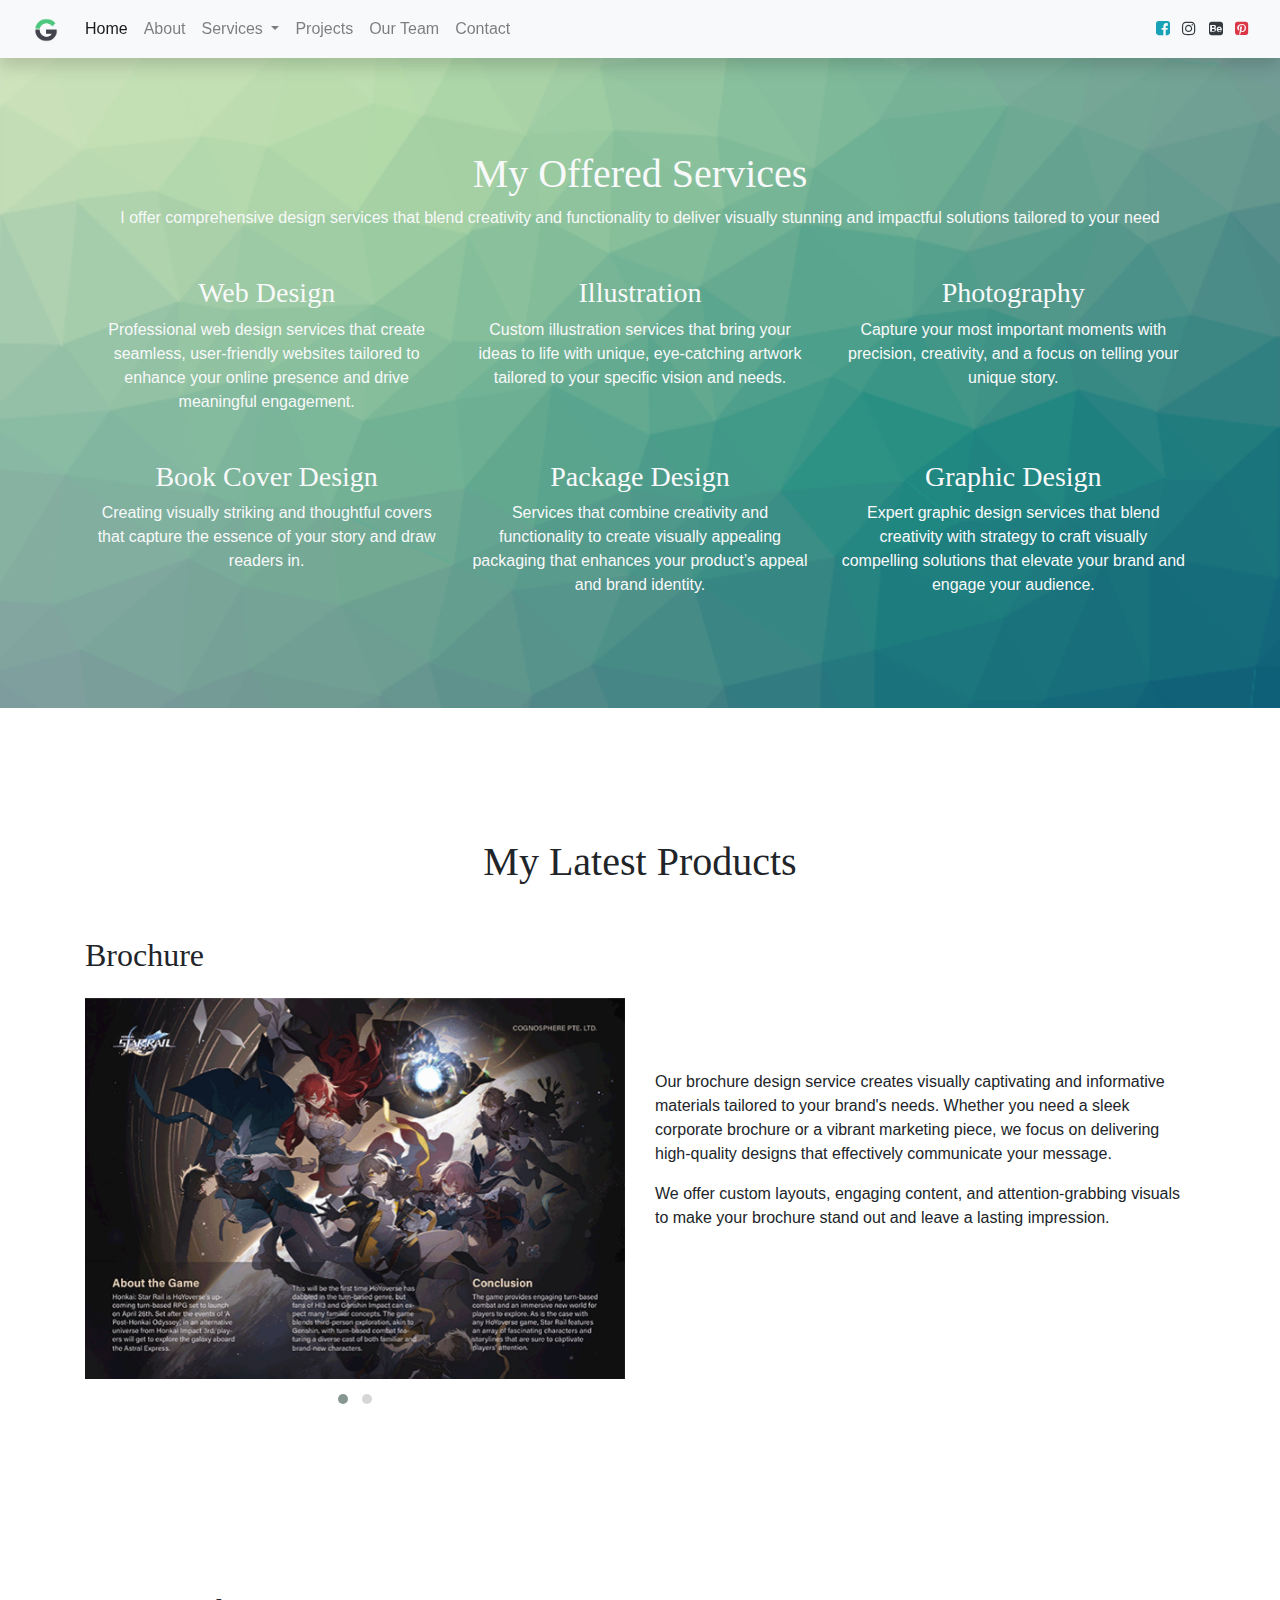
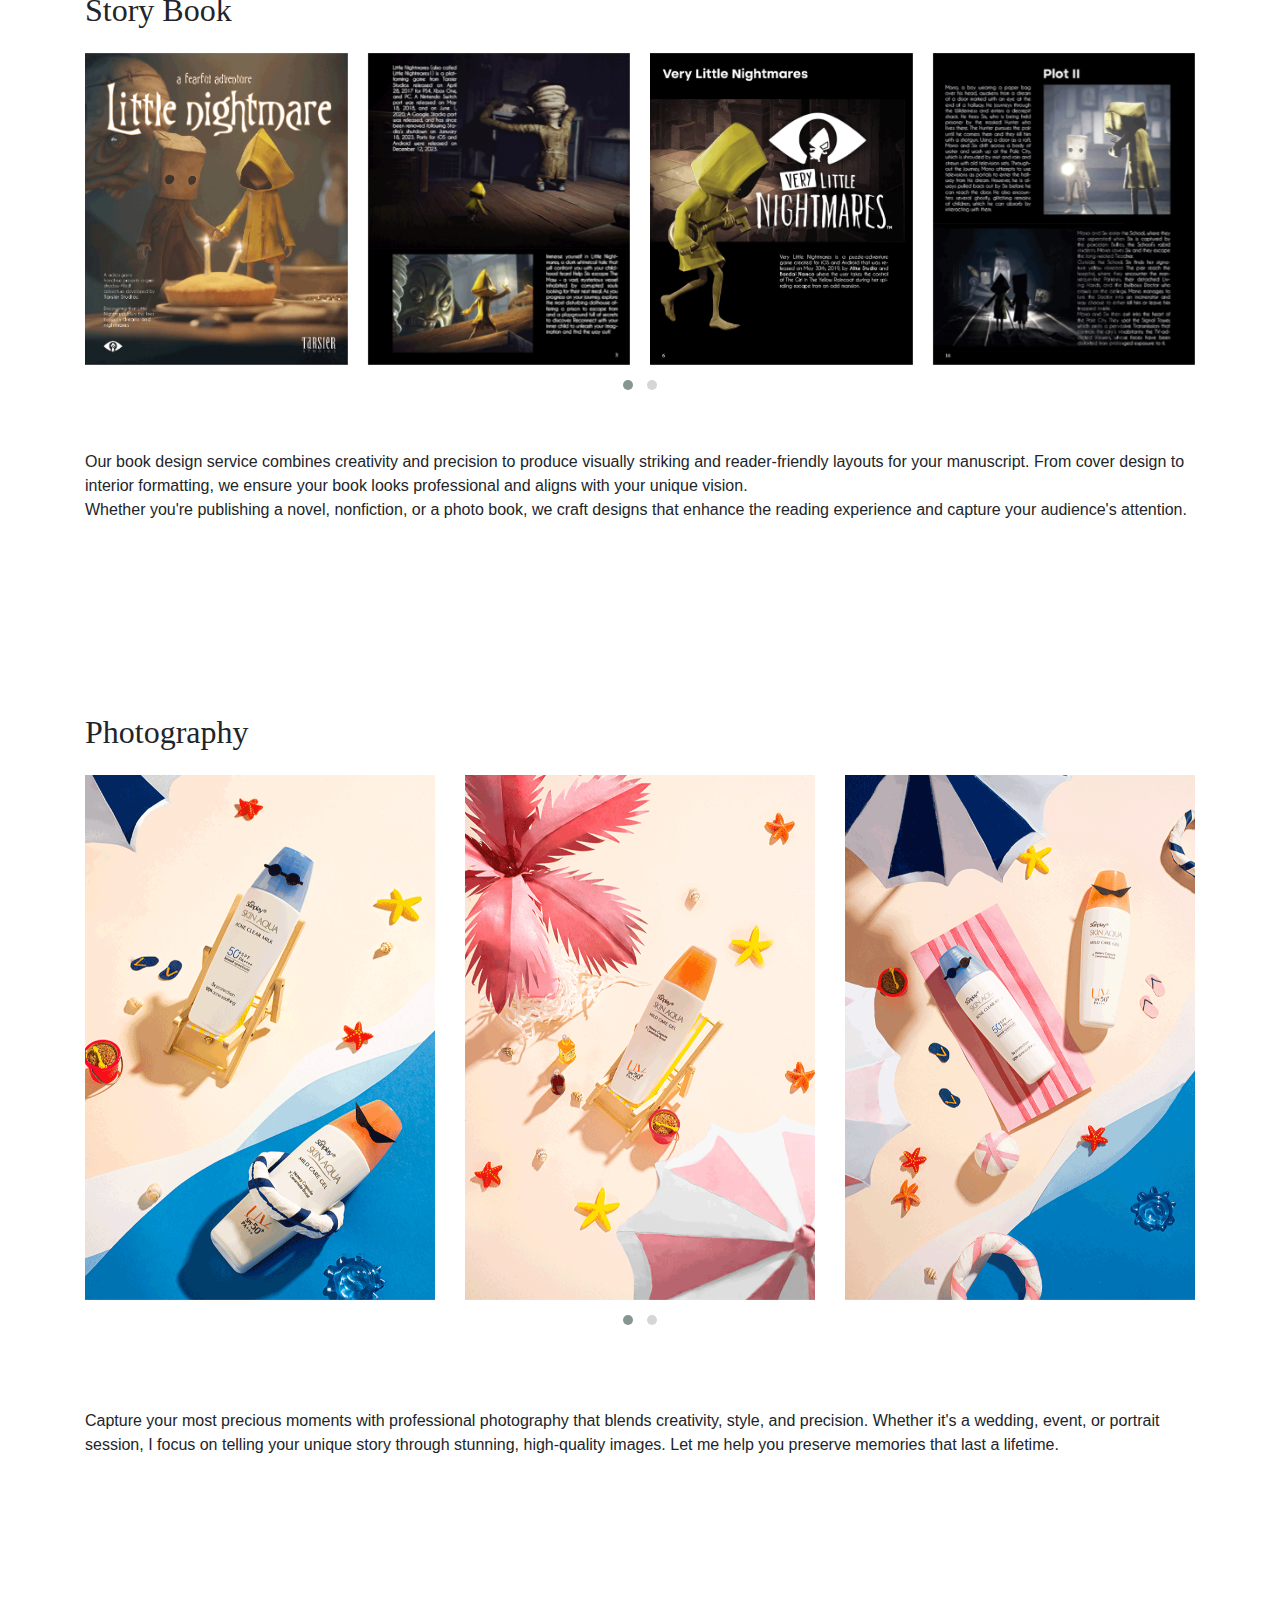
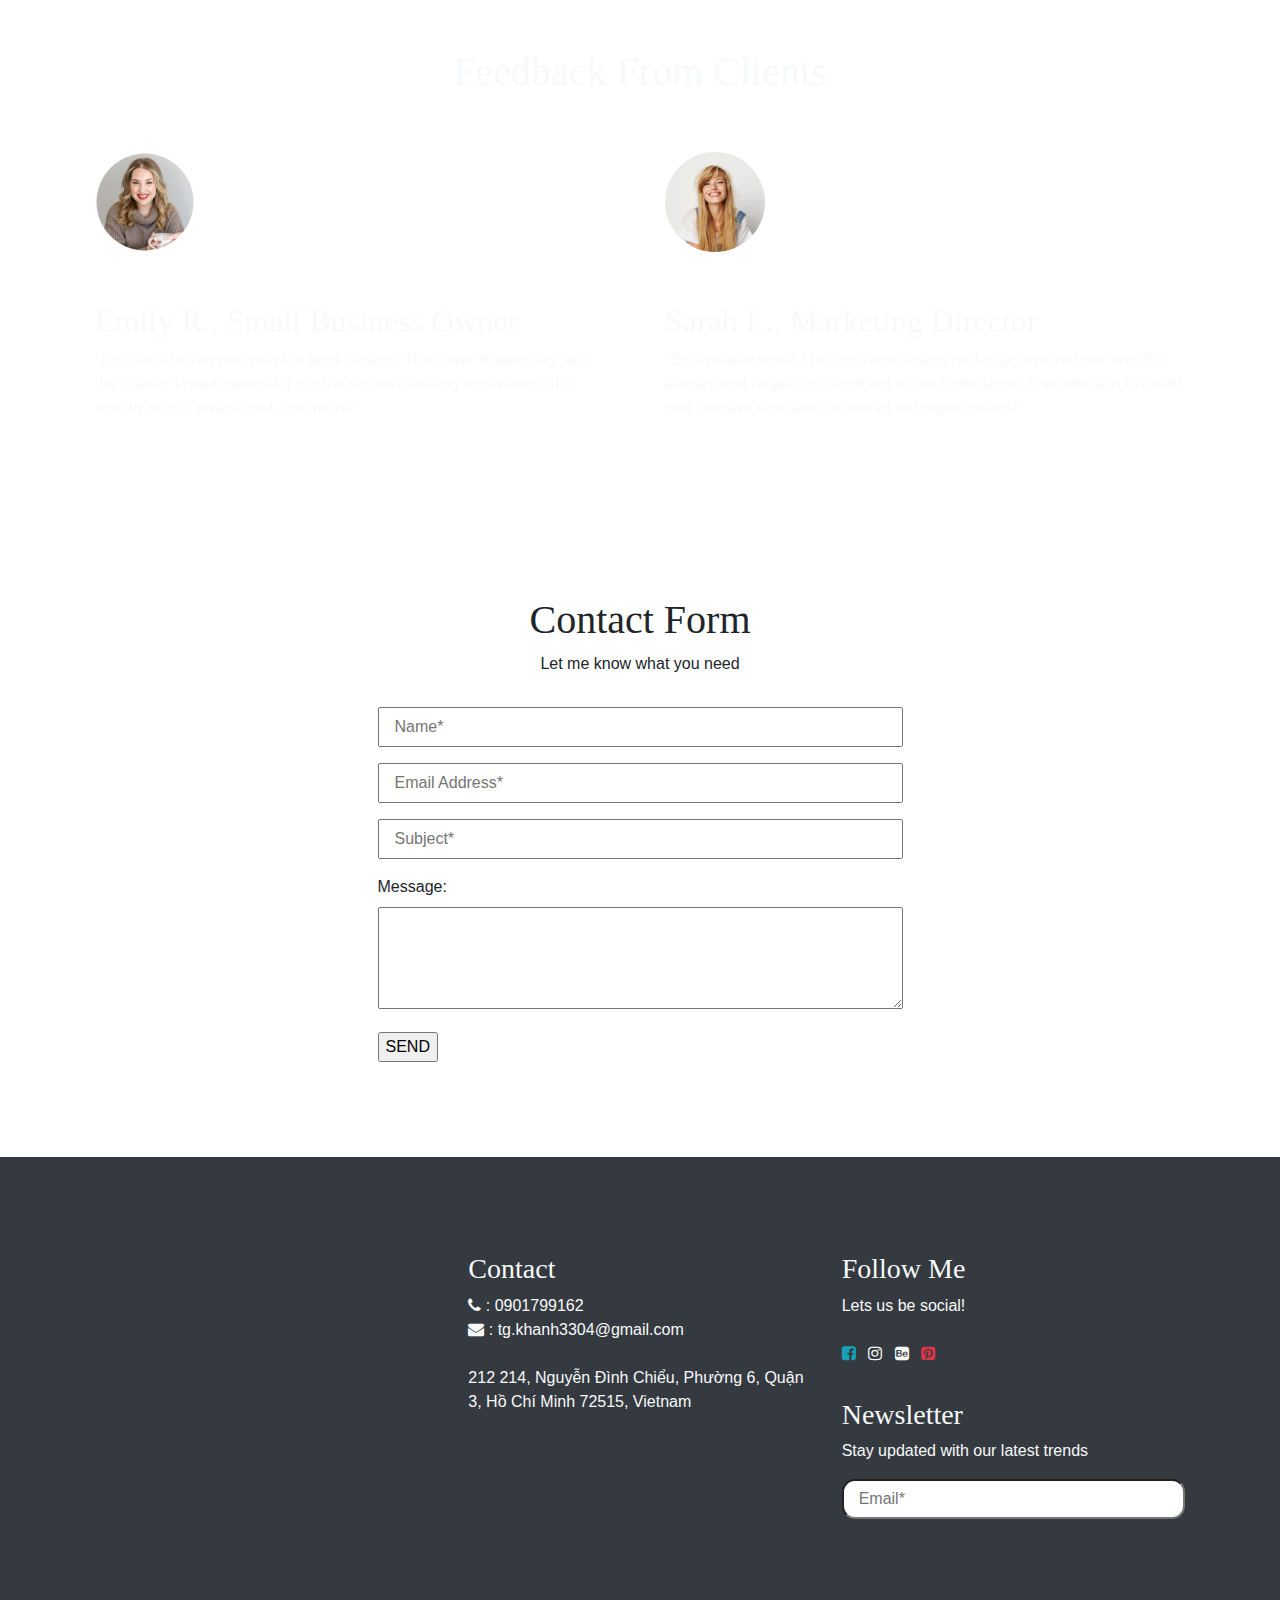
<file: service.html>
<!doctype html>
<html>

<head>
	<meta charset="utf-8">
	<meta name="viewport" content="width=device-width, initial-scale=1">
	<title>Gia Khanh's Portfolio</title>
	<link rel="stylesheet" href="css/thu-vien.css">
	<link rel="icon" href="images/free logo.png">
	<link rel="stylesheet" href="https://cdnjs.cloudflare.com/ajax/libs/font-awesome/4.7.0/css/font-awesome.min.css" type="text/css">
	<link href="css/bootstrap-4.4.1.css" rel="stylesheet" type="text/css">
	<link rel="stylesheet" href="css/main-style.css">
	<link rel="stylesheet" href="css/lightbox.css">
	<link rel="stylesheet" href="css/animate.css">
	<link rel="stylesheet" href="css/owl.carousel.css">
	<link rel="stylesheet" href="css/owl.theme.default.css">
	<style>
	
		#vung3
		{
			background-image: url("images/cool-background.png");
			background-repeat: no-repeat;
			background-attachment: fixed;
			background-size: cover;
			
		}
		#vung5
		{
			background-image: url("images/cool-background.png");
			background-repeat: no-repeat;
			background-attachment: fixed;
			background-size: cover;
			
		}
	
	</style>
</head>
<body>
	<body style="padding-top: 55px">
	<header>
		<nav class="navbar navbar-expand-lg navbar-light bg-light fixed-top shadow"> 
	<div class="container-fluid">
	<a class="navbar-brand" href="index.html">
		<img src="images/free logo.png" alt="" width="30">
	</a>
  <button class="navbar-toggler" type="button" data-toggle="collapse" data-target="#menu"> <span class="navbar-toggler-icon"></span> </button>
	  <div class="collapse navbar-collapse" id="menu">
	    <ul class="navbar-nav mr-auto">
	      <li class="nav-item active"> <a class="nav-link" href="index.html">Home</a> </li>
	      <li class="nav-item"> <a class="nav-link" href="about.html">About</a> </li>
	      <li class="nav-item dropdown"> 
			  <a class="nav-link dropdown-toggle" href="#" id="navbarDropdown1" role="button" data-toggle="dropdown" aria-haspopup="true" aria-expanded="false"> Services </a>
	        <div class="dropdown-menu" aria-labelledby="navbarDropdown1"> 
				<a class="dropdown-item" href="#">Web Design</a>
				<a class="dropdown-item" href="#brochure">Graphic Design</a> 
				<a class="dropdown-item" href="#">Packaging Design</a>	          
	          	<a class="dropdown-item" href="#photo">Photography</a>
				<a class="dropdown-item" href="#storybook">Book Cover</a> 
				 <div class="dropdown-divider"></div>
				<a class="dropdown-item" href="#">Illustration</a> 
		    </div>
			  
          </li>
		
			<li class="nav-item"> <a class="nav-link" href="project.html">Projects</a> </li>
	      <li class="nav-item"> <a class="nav-link" href="index.html">Our Team</a> </li>
			<li class="nav-item"> <a class="nav-link" href="#vung6">Contact</a> </li>
        </ul>
	    <div class="navbar-text">
		  <a href="#" class="mr-1 text-info"><i class="fa fa-facebook-square"></i></a>
		  <a href="#" class="mx-1 text-dark"><i class="fa fa-instagram"></i></a>
		  <a href="#" class="mx-1 text-dark"><i class="fa fa-behance-square"></i></a>
		  <a href="#" class="ml-1 text-danger"><i class="fa fa-pinterest-square"></i></a>
		</div>
  </div>
  </div>
</nav>

	</header>
								
		<section id="vung3" class="bg-primary text-light">
		
			<div class="container">
				<div class="row text-center">
					<div class="col-12 col-md-12 col-lg-12 text-center">
						<h1>My Offered Services</h1>
						<p>I offer comprehensive design services that blend creativity and functionality to deliver visually stunning and impactful solutions tailored to your need</p>
					</div>
					<div class="col-12 col-md-6 col-lg-4">
						<h3>Web Design</h3>
						<p>
						Professional web design services that create seamless, user-friendly websites tailored to enhance your online presence and drive meaningful engagement.</p>
					</div>
					<div class="col-12 col-md-6 col-lg-4">
						<h3>Illustration</h3>
						<p>
						Custom illustration services that bring your ideas to life with unique, eye-catching artwork tailored to your specific vision and needs.</p>
					</div>
					<div class="col-12 col-md-6 col-lg-4">
						<h3>Photography</h3>
						<p>
						Capture your most important moments with precision, creativity, and a focus on telling your unique story.</p>
					</div>
					<div class="col-12 col-md-6 col-lg-4">
						<h3>Book Cover Design</h3>
						<p>
						Creating visually striking and thoughtful covers that capture the essence of your story and draw readers in.</p>
					</div>
					<div class="col-12 col-md-6 col-lg-4">
						<h3>Package Design</h3>
						<p>
						Services that combine creativity and functionality to create visually appealing packaging that enhances your product’s appeal and brand identity.</p>
					</div>
					<div class="col-12 col-md-6 col-lg-4">
						<h3>Graphic Design</h3>
						<p>
						Expert graphic design services that blend creativity with strategy to craft visually compelling solutions that elevate your brand and engage your audience.</p>
					</div>
				</div>
			</div>	
		</section>
		<section id="brochure" class="container">
			<h1 class="text-center my-50">My Latest Products</h1>
			
			<h2>Brochure</h2>
		<div class="row">
		 	<div class="col-12 col-md-6 col-lg-6">
				<div class="owl-carousel owl-theme " id="banner">
					<div class="item"><img src="images/brochure-inside.png" alt=""></div>
					<div class="item"><img src="images/brochure-outside.png" alt=""></div>
				</div>
			</div>
			
			<div class="col-12 col-md-6 col-lg-6">
				<br><br><br>
			<p>Our brochure design service creates visually captivating and informative materials tailored to your brand's needs. Whether you need a sleek corporate brochure or a vibrant marketing piece, we focus on delivering high-quality designs that effectively communicate your message. </p>We offer custom layouts, engaging content, and attention-grabbing visuals to make your brochure stand out and leave a lasting impression.
			</div>
			</div>
			</section>
		<section id="storybook" class="container">
			<h2>Story Book</h2>
			<div class="row">
		 <div class="col-12 col-md-12 col-lg-12">
				<div class="owl-carousel owl-theme " id="book">
					<div class="item"><img src="images/Just-a-Little-Nighmare.png" alt=""></div>
					<div class="item"><img src="images/Just-a-Little-Nighmare3.png" alt=""></div>
					<div class="item"><img src="images/Just-a-Little-Nighmare6.png" alt=""></div>
					<div class="item"><img src="images/Just-a-Little-Nighmare16.png" alt=""></div>
					<div class="item"><img src="images/Just-a-Little-Nighmare20.png" alt=""></div>
					<div class="item"><img src="images/Just-a-Little-Nighmare27.png" alt=""></div>
				</div>
				
				<br><br>
				<p>Our book design service combines creativity and precision to produce visually striking and reader-friendly layouts for your manuscript. From cover design to interior formatting, we ensure your book looks professional and aligns with your unique vision. <br>Whether you're publishing a novel, nonfiction, or a photo book, we craft designs that enhance the reading experience and capture your audience's attention.</p>
				</div>
			</div>
				
		</section>	
			
		<section id="photo" class="container">
			<h2>Photography</h2>
			<div class="row">
		 	<div class="col-12 col-md-12 col-lg-12">
				<div class="owl-carousel owl-theme " id="photography">
					<div class="item"><img src="images/PC1.png" alt=""></div>
					<div class="item"><img src="images/PC2.png" alt=""></div>
					<div class="item"><img src="images/PC3.png" alt=""></div>
					<div class="item"><img src="images/PC4.png" alt=""></div>
					<div class="item"><img src="images/PC5.png" alt=""></div>
					<div class="item"><img src="images/PC6.png" alt=""></div>
				</div>
				
				<br><br><br>
				<p>Capture your most precious moments with professional photography that blends creativity, style, and precision. Whether it's a wedding, event, or portrait session, I focus on telling your unique story through stunning, high-quality images. Let me help you preserve memories that last a lifetime.</p>
				</div>
			</div>
		</section>
		
		<section id="vung5" class="text-light"> 
			<h1 class="text-center ">Feedback From Clients</h1>
			<br><br>
			<div class="owl-carousel owl-theme container " id="feedback">
				
				<div class="item">
					<img src="images/avatar1.png" alt="" class="avatar">
					<h2>Emily R., Small Business Owner</h2>
					   <p>"I couldn’t be happier with the book design. The cover is stunning, and the interior layout makes for such a smooth reading experience. It’s exactly what I envisioned, and more!"</p>
				</div>
    				<div class="item">
					<img src="images/avatar2.png" alt="" class="avatar">
					<h2>Sarah L., Marketing Director</h2>
					   <p>"Exceptional work! The brochure design perfectly captured our brand's identity and helped us stand out at our trade show. The attention to detail and creative direction exceeded our expectations!"</p>
				</div>
				</div>
					
		
		
		</section>
		
		
		
		 <section id="contact-form" class="flex container">
                <div class="flex w-full flex-col">
                    <div class="flex h-min flex-col gap-2">
                        <h1 class="text-center">Contact Form</h1>
                        <p class="text-center">Let me know what you need</p>
                    </div>
                    <div class="col-6 mx-auto">
						<form name="dangkythongbao">
							<p>
							<input type="text" name="name" placeholder="Name*" style="height:40px" class="container">
							</p>
							<p>
							<input type="email" name="email" placeholder="Email Address*" style="height:40px" class="container">
							</p>
							<p>
							<input type="text" name="subject" placeholder="Subject*" style="height:40px" class="container">
							</p>
							<p>
								<label for="textarea-field">Message:</label>
							
								<textarea
									class="field-element container"
									id="textarea-field"
									name="textarea-field"
									rows="4" cols="50"
									aria-required="true"
								></textarea>
							</p>
						</form>
							<input
							  class="button button-align-right"
							  type="submit"
							  value="SEND"
							/>							
                        
                    </div>
                </div>
            </section>
	
	
		<section id="vung6" class=" bg-dark text-light">

			<div class="container">
				<div class="row">
					<div class="col-12 col-md-6 col-lg-4">
						<iframe src="https://www.google.com/maps/embed?pb=!1m18!1m12!1m3!1d3919.424015996999!2d106.68741647578521!3d10.778800789370154!2m3!1f0!2f0!3f0!3m2!1i1024!2i768!4f13.1!3m3!1m2!1s0x31752f3a9d0210a9%3A0xf3b608debb5af986!2sArena%20Multimedia!5e0!3m2!1sen!2s!4v1732371628586!5m2!1sen!2s" width="300" height="300" style="border:0;" allowfullscreen="" loading="lazy" referrerpolicy="no-referrer-when-downgrade" class="radius-10"></iframe>	
						</div>
					<div class="col-12 col-md-6 col-lg-4">
						<h3>Contact</h3>
							<div><i class="fa fa-phone"></i> : 0901799162
													<br>
					<i class="fa fa-envelope"></i> : tg.khanh3304@gmail.com 
				</div>
						<br>
						<p>212 214, Nguyễn Đình Chiểu, Phường 6, Quận 3, Hồ Chí Minh 72515, Vietnam</p>
						
					
					</div>
					
					<div class="col-12 col-md-6 col-lg-4">
						<h3>Follow Me</h3>
						
						<p>
						Lets us be social!</p>
						<div class="navbar-text">
						  <a href="#" class="mr-1 text-info"><i class="fa fa-facebook-square"></i></a>
						  <a href="#" class="mx-1 text-light"><i class="fa fa-instagram"></i></a>
						  <a href="#" class="mx-1 text-light"><i class="fa fa-behance-square"></i></a>
						  <a href="#" class="ml-1 text-danger"><i class="fa fa-pinterest-square"></i></a>
						</div>
							<br><br>
						<h3>Newsletter</h3>
						
						<p>Stay updated with our latest trends</p>
			<form name="dangkythongbao">
				<p>
				<input type="text" name="email" placeholder="Email*" style="height:40px; border-radius:13px" class="container">
				</p>

			</form>
					</div>	
				

					
				</div>
			</div>	
		</section>
	<script src="https://ajax.googleapis.com/ajax/libs/jquery/3.7.1/jquery.min.js"></script>
	<script> 
	$(document).ready(function(){
	  $(".btn-toggle").click(function(){
		$("#menu").slideToggle("slow");
	  });
	});
	</script>
	<script src="js/jquery-3.4.1.min.js"></script>
	<script src="js/popper.min.js"></script>
	<script src="js/bootstrap-4.4.1.js"></script>
	<script src="js/lightbox.js"></script>
	<script src="js/wow.min.js"></script>
              <script>
              new WOW().init();
				var typed = new Typed('.element', {
               	strings: ["Graphic Designer.", "Web Design.","Apps Designer."],
       	 		typeSpeed:50,
        		backSpeed:50,
        		loop:true,
        		});

              </script>
	<script src="js/owl.carousel.min.js"></script>
	<script src="js/custom.js"></script>
	
</body>
</body>
</html>
</file>
<file: css/thu-vien.css>
@charset "utf-8";
/* CSS Document */
*{ scroll-behavior: smooth}
section{
	padding: 80px
	
}

body{
	font-family: Gotham, "Helvetica Neue", Helvetica, Arial, "sans-serif";
	font-size: 16px;
	color: black;
	background-color:white
	}
*{ box-sizing: border-box}
.row{ 
	display: flex;
	flex-wrap: wrap
	}
.col-1{ width: 8.33%}
.col-2{ width: 16.66%}
.col-3{ width: 25%}
.col-4{ width: 33.33%}
.col-5{ width: 41.66%}
.col-6{ width: 50%}
.col-7{ width: 58.33%}
.col-8 {width: 66.66%}
.col-9 {width: 75%}
.col-10 {width: 83.33%}
.col-11 {width: 91.66%}
.col-12 {width: 100%}

[class*="col-"]
{
	padding: 15px;
	/*border: 1px solid red*/ 
}
/*day cot doi tuong co do rong cu the vao giua*/
.mx-auto{ margin-left: auto; margin-right: auto}
.text-center{ text-align: center}

.container{width:100%}
.bg-primary{background-color:lightseagreen}

/*--- thu vien grid cho thiet bi tablet ipad--- medium (md)*/
@media(min-width:600px)
{
	.container{width:90%; margin: auto}
	.col-md-1{ width: 8.33%}
	.col-md-2{ width: 16.66%}
	.col-md-3{ width: 25%}/*chia 4*/
	.col-md-4{ width: 33.33%}/*chia 3*/
	.col-md-5{ width: 41.66%}
	.col-md-6{ width: 50%}
	.col-md-7{ width: 58.33%}
	.col-md-8 {width: 66.66%}
	.col-md-9 {width: 75%}
	.col-md-10 {width: 83.33%}
	.col-md-11 {width: 91.66%}
	.col-md-12 {width: 100%}
}
/*-- gird cho may pc co do rong tu 1000px tro len (lg)*/
@media(min-width:1000px)
{
	.container{width:80%; margin: auto}
	.col-lg-1{ width: 8.33%}
	.col-lg-2{ width: 16.66%}
	.col-lg-3{ width: 25%}/*chia 4*/
	.col-lg-4{ width: 33.33%}/*chia 3*/
	.col-lg-5{ width: 41.66%}
	.col-lg-6{ width: 50%}
	.col-lg-7{ width: 58.33%}
	.col-lg-8 {width: 66.66%}
	.col-lg-9 {width: 75%}
	.col-lg-10 {width: 83.33%}
	.col-lg-11 {width: 91.66%}
	.col-lg-12 {width: 100%}	
}

.img-100{width:100%; height:auto}
.text-center{text-align: center}
.text-left{text-align: left}
.text-right{text-align: right}
.my-50{ margin-top: 50px; margin-bottom: 50px}
.py-50{ padding-top: 50px; padding-bottom: 50px}
.mr-8{ margin-right: 0.5rem}
.ml-8{ margin-left: 0.5rem}
.ml-16{ margin-left: 1rem}
.bg-dark{ background-color: #333}
.text-light{ color: white}

/*------- style cho navigation---------*/
nav{ 
	background: white;
	padding: 10px 0
}
nav .container
{
	position:relative;
	/*border: 2px solid red*/
}

.btn-toggle
{
	position: absolute; 
	right: 0;	
	font-size: 1.2rem;
	cursor: pointer;
	background-color: mediumpurple;
	border: none;
	color: white;
	padding: 3px 10px
}
nav .brand
{ 
	color:lightseagreen;
	text-decoration: none;
	font-size: 1.5rem;
	padding-left: 5px
}
#menu ul
{
	margin: 0;
	padding: 0;
	list-style: none
}




@media (min-width:900px)
{
	.btn-toggle{ display: none}
	nav .container
	{ 
		display: flex;	
		align-items: center;
		justify-content: space-between
	}
	#menu ul { display: flex}
	#menu{ display: block}
	}

h1{font-size: 40px}
h2{font-size: 30px}

.box{ padding-top:15px;}
.box a
{
    background-color:darkcyan;
    color: white;
    text-decoration: none;
    padding: 15px;
    margin-right: 5px;
	border-radius: 10px
}
.box a:hover{
    background-color:#5BA68E;
	border-radius: 10px
	}
.radius-10 {
	border-radius: 10px
}
</file>
<file: css/main-style.css>
@charset "utf-8";
/* CSS Document */
.timeline {
    list-style: none;
    padding: 20px 0 20px;
    position: relative;
}

    .timeline:before {
        top: 0;
        bottom: 0;
        position: absolute;
        content: " ";
        width: 3px;
        background-color: #eeeeee;
        left: 50%;
        margin-left: -1.5px;
    }

    .timeline > li {
        margin-bottom: 20px;
        position: relative;
    }

        .timeline > li:before,
        .timeline > li:after {
            content: " ";
            display: table;
        }

        .timeline > li:after {
            clear: both;
        }

        .timeline > li:before,
        .timeline > li:after {
            content: " ";
            display: table;
        }

        .timeline > li:after {
            clear: both;
        }

        .timeline > li > .timeline-panel {
            width: 46%;
            float: left;
            border: 1px solid #d4d4d4;
            border-radius: 2px;
            padding: 20px;
            position: relative;
            -webkit-box-shadow: 0 1px 6px rgba(0, 0, 0, 0.175);
            box-shadow: 0 1px 6px rgba(0, 0, 0, 0.175);
        }

            .timeline > li > .timeline-panel:before {
                position: absolute;
                top: 26px;
                right: -15px;
                display: inline-block;
                border-top: 15px solid transparent;
                border-left: 15px solid #ccc;
                border-right: 0 solid #ccc;
                border-bottom: 15px solid transparent;
                content: " ";
            }

            .timeline > li > .timeline-panel:after {
                position: absolute;
                top: 27px;
                right: -14px;
                display: inline-block;
                border-top: 14px solid transparent;
                border-left: 14px solid #fff;
                border-right: 0 solid #fff;
                border-bottom: 14px solid transparent;
                content: " ";
            }

        .timeline > li > .timeline-badge {
            color: #fff;
            width: 50px;
            height: 50px;
            line-height: 50px;
            font-size: 1.4em;
            text-align: center;
            position: absolute;
            top: 16px;
            left: 50%;
            margin-left: -25px;
            background-color: #999999;
            z-index: 100;
            border-top-right-radius: 50%;
            border-top-left-radius: 50%;
            border-bottom-right-radius: 50%;
            border-bottom-left-radius: 50%;
        }

        .timeline > li.timeline-inverted > .timeline-panel {
            float: right;
        }

            .timeline > li.timeline-inverted > .timeline-panel:before {
                border-left-width: 0;
                border-right-width: 15px;
                left: -15px;
                right: auto;
            }

            .timeline > li.timeline-inverted > .timeline-panel:after {
                border-left-width: 0;
                border-right-width: 14px;
                left: -14px;
                right: auto;
            }

.timeline-badge.primary {
    background-color: #2e6da4 !important;
}

.timeline-badge.success {
    background-color: #3f903f !important;
}

.timeline-badge.warning {
    background-color: #f0ad4e !important;
}

.timeline-badge.danger {
    background-color: #d9534f !important;
}

.timeline-badge.info {
    background-color: #5bc0de !important;
}

.timeline-title {
    margin-top: 0;
    color: inherit;
}

.timeline-body > p,
.timeline-body > ul {
    margin-bottom: 0;
}

    .timeline-body > p + p {
        margin-top: 5px;
    }

@media (max-width: 767px) {
    ul.timeline:before {
        left: 40px;
    }

    ul.timeline > li > .timeline-panel {
        width: calc(100% - 90px);
        width: -moz-calc(100% - 90px);
        width: -webkit-calc(100% - 90px);
    }

    ul.timeline > li > .timeline-badge {
        left: 15px;
        margin-left: 0;
        top: 16px;
    }

    ul.timeline > li > .timeline-panel {
        float: right;
    }

        ul.timeline > li > .timeline-panel:before {
            border-left-width: 0;
            border-right-width: 15px;
            left: -15px;
            right: auto;
        }

        ul.timeline > li > .timeline-panel:after {
            border-left-width: 0;
            border-right-width: 14px;
            left: -14px;
            right: auto;
        }
}

.progress, .progress-bar{
	height: 10px;
	text-align: center
}

#feedback .avatar
{
	width: 100px; 
	height: 100px;
	border-radius: 50%;
	border: 0;
	 
	margin-bottom: 50px
}
</file>
